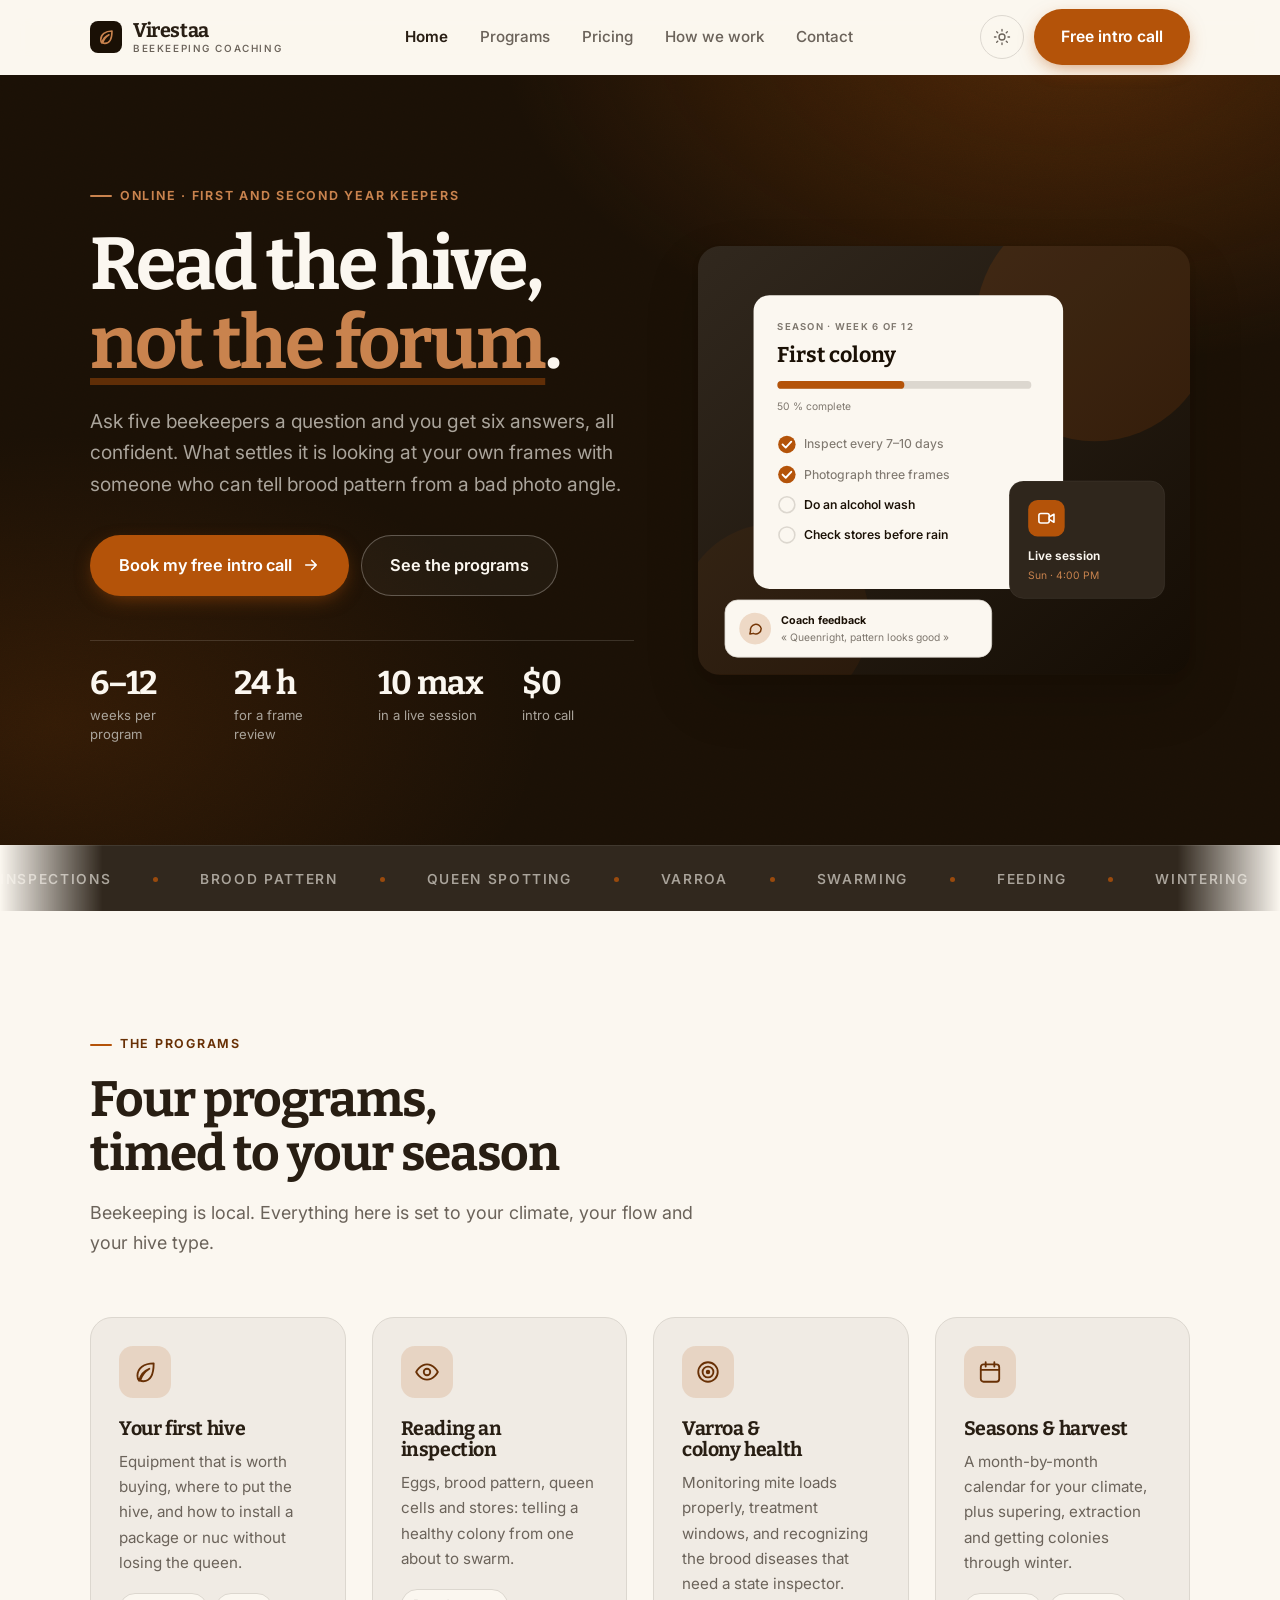
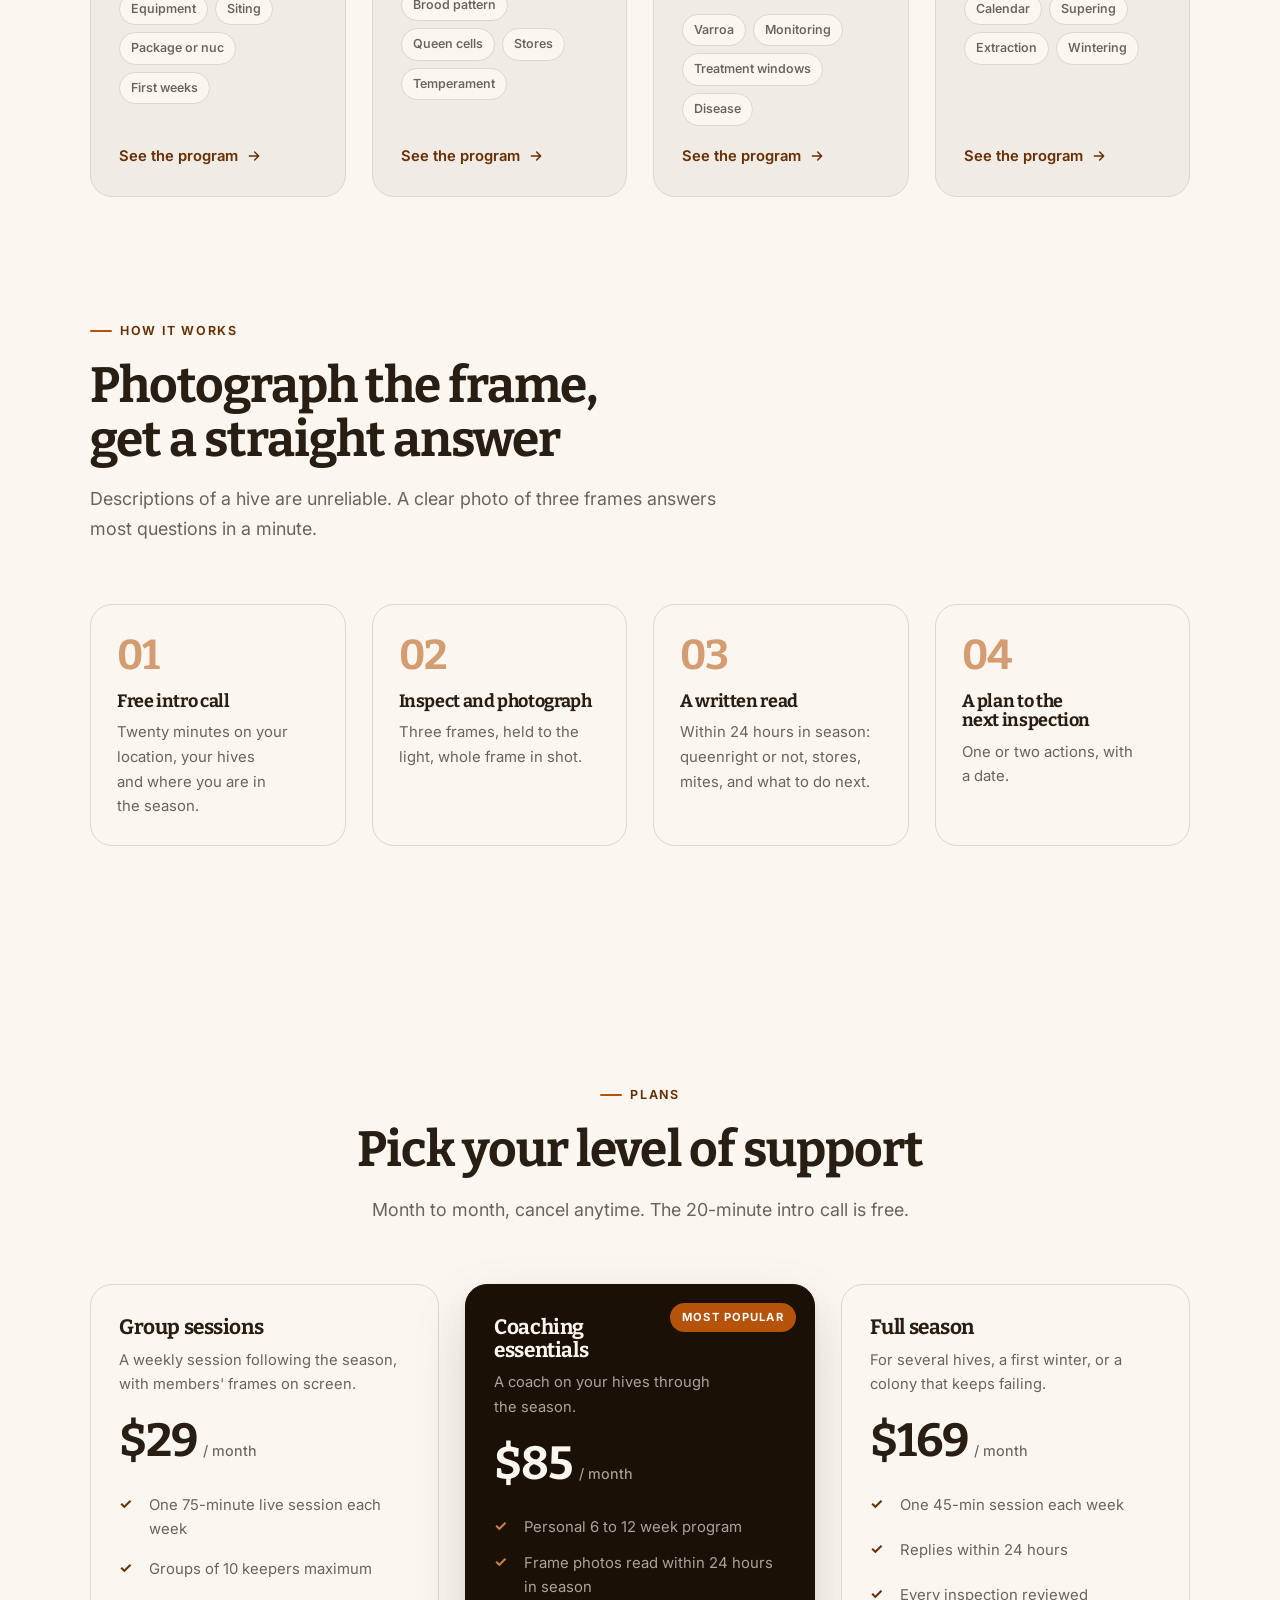
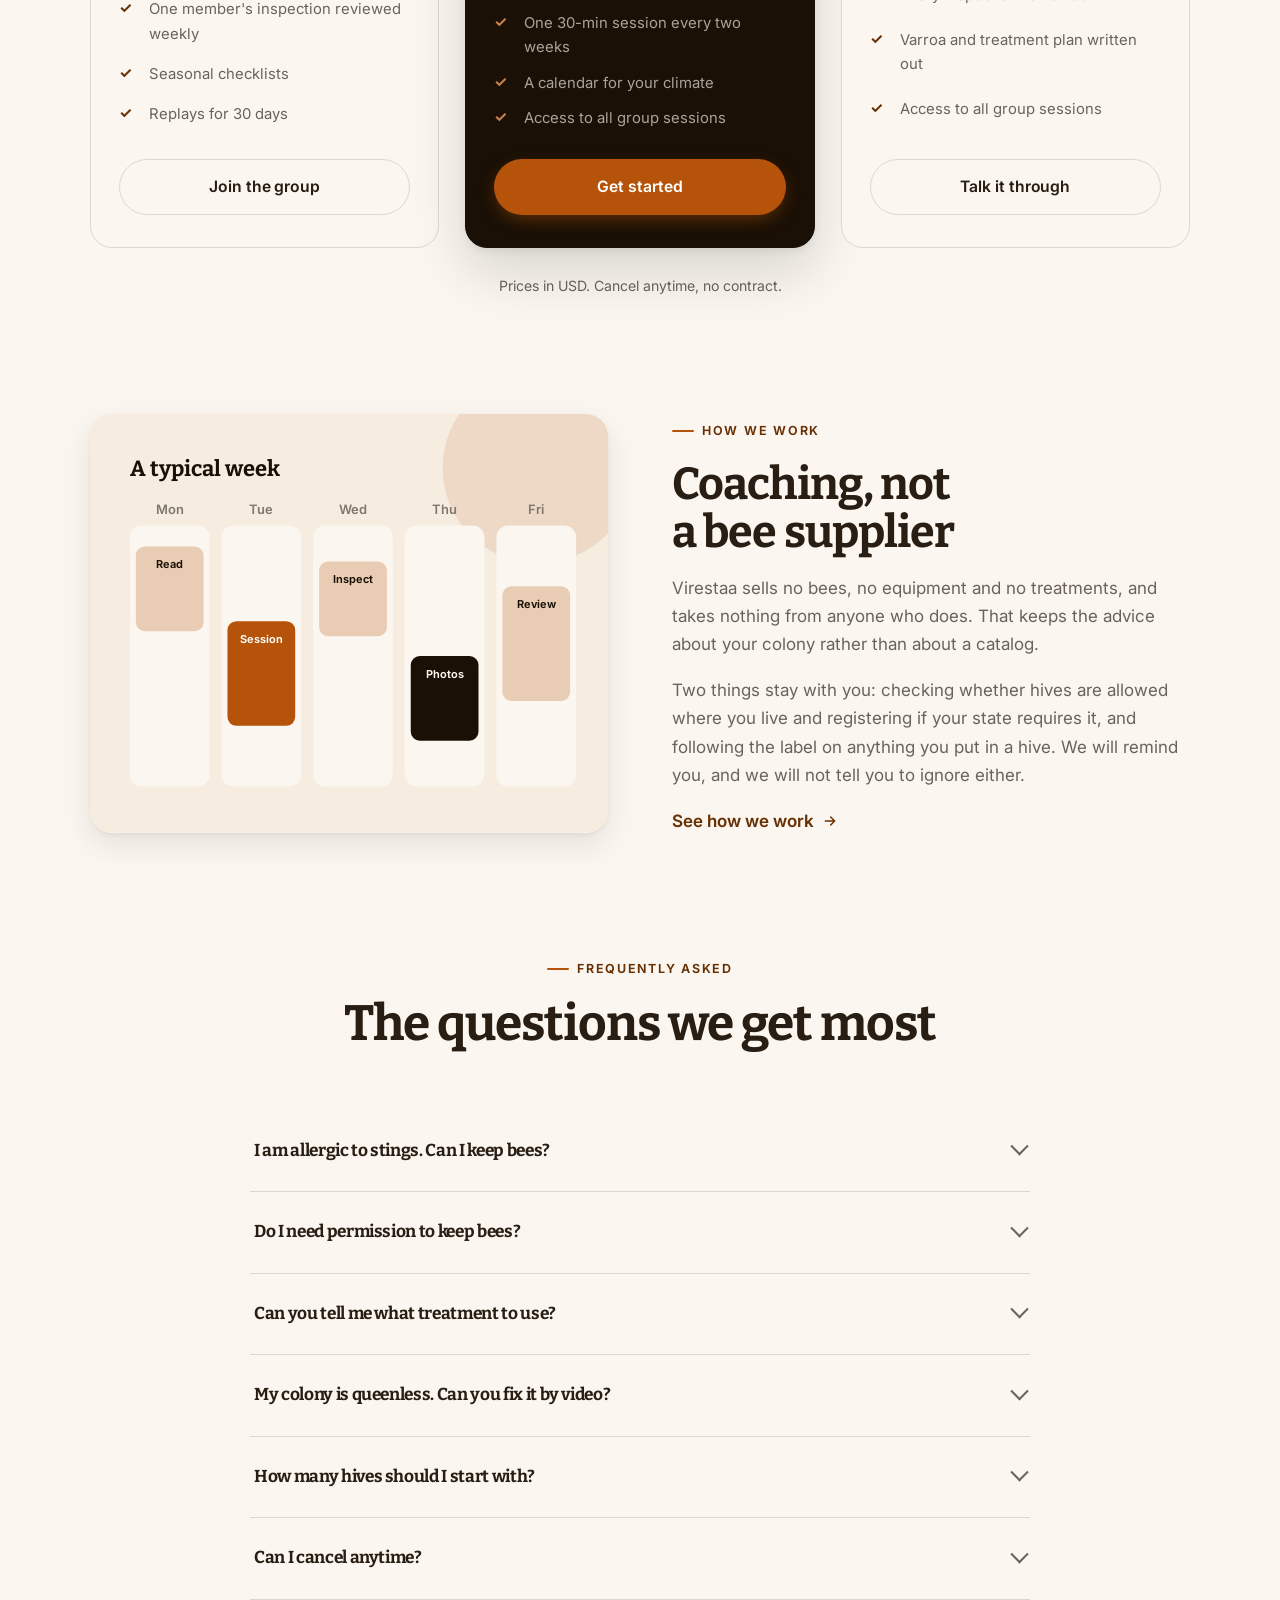
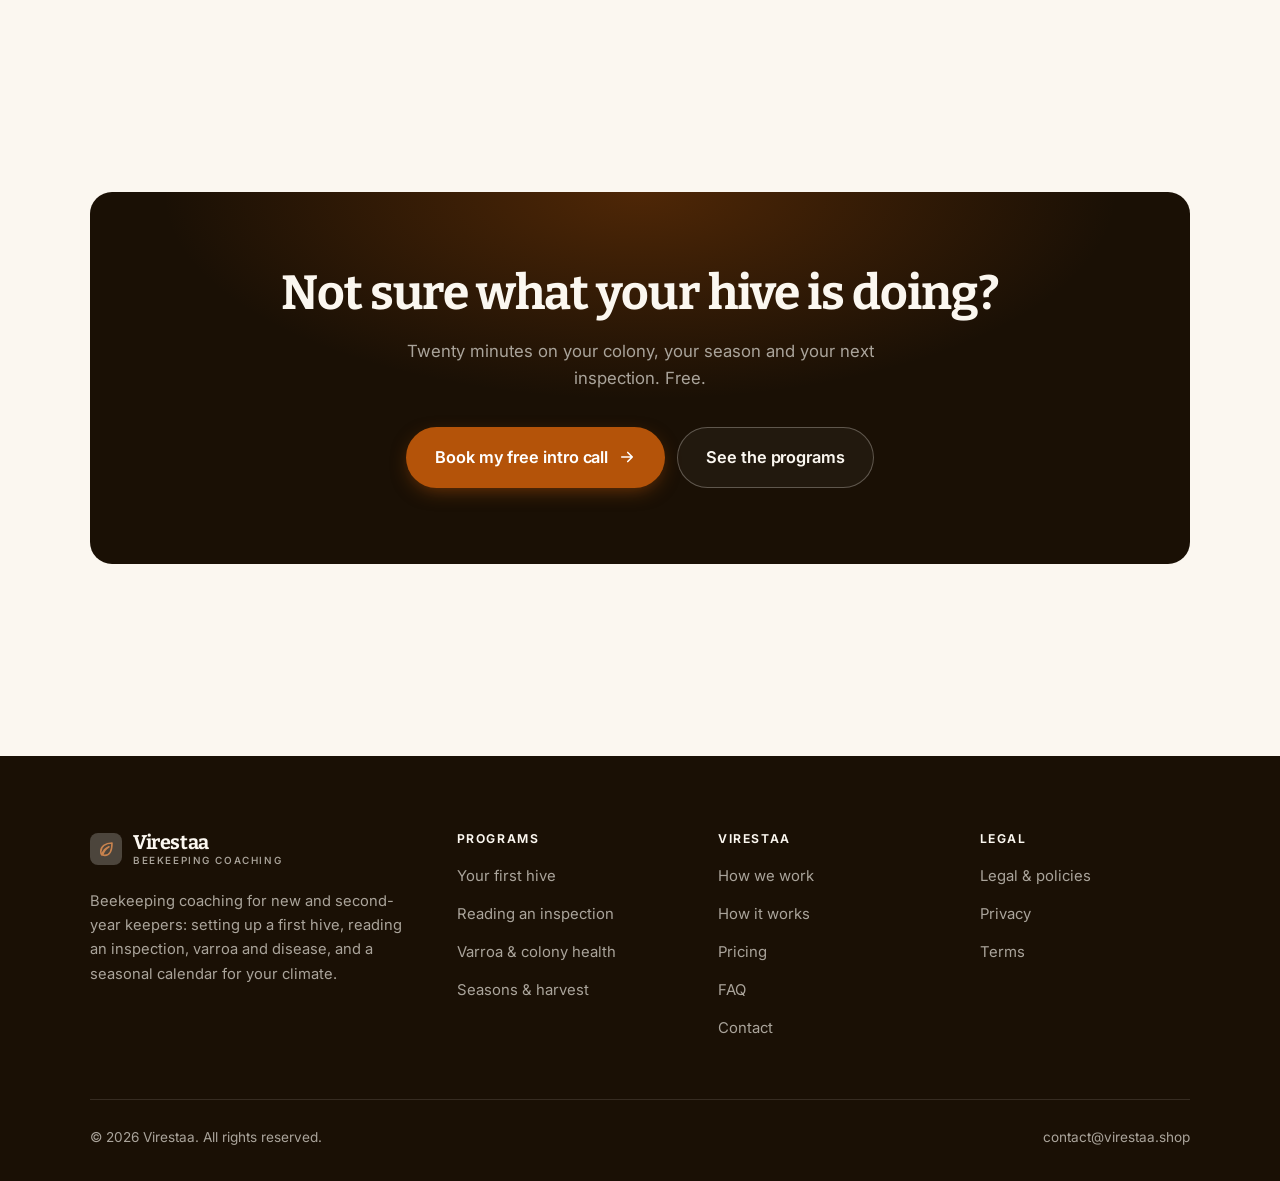
<file: index.html>
<!DOCTYPE html>
<html lang="en" class="no-js">
<head>
<meta charset="utf-8">
<meta name="viewport" content="width=device-width, initial-scale=1">
<title>Virestaa — Beekeeping coaching: read the hive, not the forum</title>
<meta name="description" content="Online beekeeping coaching: first hive setup, inspections, varroa and disease, seasonal management and honey harvest. Photo and video review of your frames.">
<link rel="canonical" href="https://virestaa.shop/">

<meta property="og:type" content="website">
<meta property="og:url" content="https://virestaa.shop/">
<meta property="og:site_name" content="Virestaa">
<meta property="og:locale" content="en_US">
<meta property="og:title" content="Virestaa — Beekeeping coaching: read the hive, not the forum">
<meta property="og:description" content="Online beekeeping coaching: first hive setup, inspections, varroa and disease, seasonal management and honey harvest. Photo and video review of your frames.">
<meta name="theme-color" content="#1a1005">

<link rel="icon" href="assets/img/favicon.svg" type="image/svg+xml">
<link rel="preconnect" href="https://fonts.googleapis.com">
<link rel="preconnect" href="https://fonts.gstatic.com" crossorigin>
<link rel="stylesheet" href="https://fonts.googleapis.com/css2?family=Bitter:wght@400..700&family=Inter:wght@400..700&display=swap">
<link rel="stylesheet" href="assets/css/style.css">

<!-- Thème appliqué avant le premier rendu (évite le flash) -->
<script>
document.documentElement.classList.remove('no-js');
(function(){try{var t=localStorage.getItem('site-theme');if(t){document.documentElement.setAttribute('data-theme',t);}}catch(e){}})();
</script>
<script type="application/ld+json">
{
  "@context": "https://schema.org",
  "@type": "Organization",
  "name": "Virestaa",
  "url": "https://virestaa.shop/",
  "email": "contact@virestaa.shop",
  "description": "Online beekeeping coaching: first hive setup, inspections, varroa and disease, seasonal management and honey harvest. Photo and video review of your frames.",
  "areaServed": "US",
  "knowsLanguage": "en"
}
</script>
</head>

<body>
<a class="skip-link" href="#main">Skip to main content</a>

<header class="site-header">
  <nav class="wrap nav" aria-label="Main navigation">
    <a class="brand" href="index.html">
      <svg class="brand__mark" viewBox="0 0 64 64" aria-hidden="true">
        <rect class="bm-bg" width="64" height="64" rx="16"/>
        <g class="bm-ic" transform="translate(14 14) scale(1.5)" fill="none" stroke-width="2.1" stroke-linecap="round" stroke-linejoin="round"><path d="M20 4c-9 0-15 4.5-15 11.5 0 2 .6 3.4 1.5 4.5C8 14 12 10.5 16 9c-4 2.5-7 6-8.5 11 1 .4 2 .5 3 .5C17 20.5 20 14 20 4z"/></g>
      </svg>
      <span>Virestaa<span class="brand__sub">Beekeeping coaching</span></span>
    </a>

    <ul class="nav__links" id="nav-links">
      <li><a href="index.html" aria-current="page">Home</a></li>
      <li><a href="programs.html">Programs</a></li>
      <li><a href="index.html#pricing">Pricing</a></li>
      <li><a href="about.html">How we work</a></li>
      <li><a href="contact.html">Contact</a></li>
      <li><a class="btn btn--primary" href="contact.html">Free intro call</a></li>
    </ul>

    <div class="nav__cta">
      <button class="theme-toggle" type="button" aria-label="Switch to dark theme">
        <svg class="icon-sun" viewBox="0 0 24 24" fill="none" stroke="currentColor" stroke-width="1.8" stroke-linecap="round" aria-hidden="true"><circle cx="12" cy="12" r="4"/><path d="M12 2v2m0 16v2M2 12h2m16 0h2M4.9 4.9l1.4 1.4m11.4 11.4 1.4 1.4M19.1 4.9l-1.4 1.4M6.3 17.7l-1.4 1.4"/></svg>
        <svg class="icon-moon" viewBox="0 0 24 24" fill="none" stroke="currentColor" stroke-width="1.8" stroke-linecap="round" stroke-linejoin="round" aria-hidden="true"><path d="M21 12.8A9 9 0 1 1 11.2 3a7 7 0 0 0 9.8 9.8z"/></svg>
      </button>
      <a class="btn btn--primary" href="contact.html">Free intro call</a>
      <button class="nav__toggle" type="button" aria-expanded="false" aria-controls="nav-links" aria-label="Open menu">
        <svg class="icon-open" viewBox="0 0 24 24" fill="none" stroke="currentColor" stroke-width="2" stroke-linecap="round" aria-hidden="true"><path d="M3 6h18M3 12h18M3 18h18"/></svg>
        <svg class="icon-close" viewBox="0 0 24 24" fill="none" stroke="currentColor" stroke-width="2" stroke-linecap="round" aria-hidden="true"><path d="M6 6l12 12M18 6L6 18"/></svg>
      </button>
    </div>
  </nav>
</header>

<main id="main">

<section class="hero">
  <div class="wrap hero__inner">
    <div>
      <span class="eyebrow hero__eyebrow">Online · First and second year keepers</span>
      <h1>Read the hive,<br> <em>not the forum</em>.</h1>
      <p class="hero__lede">Ask five beekeepers a question and you get six answers, all confident. What settles it is looking at your own frames with someone who can tell brood pattern from a bad photo angle.</p>

      <div class="hero__actions">
        <a class="btn btn--primary btn--lg" href="contact.html">Book my free intro call <svg viewBox="0 0 24 24" fill="none" stroke="currentColor" stroke-width="2.2" stroke-linecap="round" stroke-linejoin="round" aria-hidden="true"><path d="M5 12h14M13 6l6 6-6 6"/></svg></a>
        <a class="btn btn--on-dark btn--lg" href="programs.html">See the programs</a>
      </div>

      <ul class="hero__proof">
        <li><span class="stat__num">6–12</span><span class="stat__label">weeks per program</span></li>
        <li><span class="stat__num">24 h</span><span class="stat__label">for a frame review</span></li>
        <li><span class="stat__num">10 max</span><span class="stat__label">in a live session</span></li>
        <li><span class="stat__num">$0</span><span class="stat__label">intro call</span></li>
      </ul>
    </div>

    <div class="hero__art">
      <svg viewBox="0 0 620 540" role="img" aria-label="A beekeeping program in week 6 of 12, showing this week's tasks, the next live session and coach feedback.">
        <defs>
          <linearGradient id="hbg" x1="0" y1="0" x2="1" y2="1">
            <stop offset="0" stop-color="#31281e"/><stop offset="1" stop-color="#150d04"/>
          </linearGradient>
        </defs>
        <rect width="620" height="540" rx="22" fill="url(#hbg)"/>
        <circle cx="500" cy="96" r="150" fill="#b45309" opacity=".16"/>
        <circle cx="96" cy="470" r="120" fill="#b45309" opacity=".08"/>

        <g style="font-family: var(--font-body)">
          <!-- Carte programme -->
          <rect x="70" y="62" width="390" height="370" rx="20" fill="#fbf7f0"/>
          <text x="100" y="106" font-size="12" font-weight="650" letter-spacing="1.6" fill="#7f786f">SEASON · WEEK 6 OF 12</text>
          <text x="100" y="146" font-size="27" font-weight="700" fill="#1a1005" style="font-family: var(--font-display)">First colony</text>
          <rect x="100" y="170" width="320" height="10" rx="5" fill="#dcd7cf"/>
          <rect x="100" y="170" width="160" height="10" rx="5" fill="#b45309"/>
          <text x="100" y="206" font-size="13" fill="#7f786f">50 % complete</text>
          <circle cx="112" cy="250" r="11" fill="#b45309"/><path d="M106.5 250l4 4 7-7.5" fill="none" stroke="#ffffff" stroke-width="2.4" stroke-linecap="round" stroke-linejoin="round"/><text x="134" y="255" font-size="15.5" fill="#7f786f" font-weight="450">Inspect every 7–10 days</text>
          <circle cx="112" cy="288" r="11" fill="#b45309"/><path d="M106.5 288l4 4 7-7.5" fill="none" stroke="#ffffff" stroke-width="2.4" stroke-linecap="round" stroke-linejoin="round"/><text x="134" y="293" font-size="15.5" fill="#7f786f" font-weight="450">Photograph three frames</text>
          <circle cx="112" cy="326" r="10" fill="none" stroke="#dcd7cf" stroke-width="2"/><text x="134" y="331" font-size="15.5" fill="#1a1005" font-weight="560">Do an alcohol wash</text>
          <circle cx="112" cy="364" r="10" fill="none" stroke="#dcd7cf" stroke-width="2"/><text x="134" y="369" font-size="15.5" fill="#1a1005" font-weight="560">Check stores before rain</text>

          <!-- Carte séance -->
          <rect x="392" y="296" width="196" height="148" rx="18" fill="#2f261c" stroke="#ffffff" stroke-opacity=".08"/>
          <rect x="416" y="320" width="46" height="46" rx="12" fill="#b45309"/>
          <g transform="translate(427 331)" fill="none" stroke="#ffffff" color="#ffffff" stroke-width="2" stroke-linecap="round" stroke-linejoin="round"><rect x="2.5" y="6" width="13" height="12" rx="2.5"/><path d="M15.5 10.5 21.5 7v10l-6-3.5z"/></g>
          <text x="416" y="396" font-size="15" font-weight="650" fill="#fbf7f0">Live session</text>
          <text x="416" y="420" font-size="13" fill="#c9834e">Sun · 4:00 PM</text>

          <!-- Retour du coach -->
          <rect x="34" y="446" width="336" height="72" rx="16" fill="#fbf7f0" stroke="#dcd7cf"/>
          <circle cx="72" cy="482" r="20" fill="#eed9c6"/>
          <g transform="translate(62 472) scale(.84)" fill="none" stroke="#753606" stroke-width="2.2" stroke-linecap="round" stroke-linejoin="round"><path d="M21 12a8 8 0 0 1-11.6 7.1L4 20l1-4.6A8 8 0 1 1 21 12z"/></g>
          <text x="104" y="476" font-size="13.5" font-weight="700" fill="#1a1005">Coach feedback</text>
          <text x="104" y="498" font-size="13" fill="#7f786f">« Queenright, pattern looks good »</text>
        </g>
      </svg>
    </div>
  </div>
</section>

<div class="marquee" aria-hidden="true">
  <div class="marquee__track"><span>Inspections</span><span>Brood pattern</span><span>Queen spotting</span><span>Varroa</span><span>Swarming</span><span>Feeding</span><span>Wintering</span><span>Supers</span><span>Extraction</span><span>Local rules</span><span>Inspections</span><span>Brood pattern</span><span>Queen spotting</span><span>Varroa</span><span>Swarming</span><span>Feeding</span><span>Wintering</span><span>Supers</span><span>Extraction</span><span>Local rules</span></div>
</div>

<section class="section wrap" id="programs">
  <div class="section-head reveal">
    <span class="eyebrow">The programs</span>
    <h2>Four programs, timed to your season</h2>
    <p>Beekeeping is local. Everything here is set to your climate, your flow and your hive type.</p>
  </div>
  <div class="grid grid--4 reveal-group">
    <a class="card" href="programs.html#start">
      <div class="card__icon"><svg viewBox="0 0 24 24" fill="none" stroke="currentColor" stroke-width="1.7" stroke-linecap="round" stroke-linejoin="round" aria-hidden="true"><path d="M20 4c-9 0-15 4.5-15 11.5 0 2 .6 3.4 1.5 4.5C8 14 12 10.5 16 9c-4 2.5-7 6-8.5 11 1 .4 2 .5 3 .5C17 20.5 20 14 20 4z"/></svg></div>
      <h3>Your first hive</h3>
      <p>Equipment that is worth buying, where to put the hive, and how to install a package or nuc without losing the queen.</p>
      <ul class="tags"><li>Equipment</li><li>Siting</li><li>Package or nuc</li><li>First weeks</li></ul>
      <span class="arrow-link">See the program <svg viewBox="0 0 24 24" fill="none" stroke="currentColor" stroke-width="2.2" stroke-linecap="round" stroke-linejoin="round" aria-hidden="true"><path d="M5 12h14M13 6l6 6-6 6"/></svg></span>
    </a>
    <a class="card" href="programs.html#inspect">
      <div class="card__icon"><svg viewBox="0 0 24 24" fill="none" stroke="currentColor" stroke-width="1.7" stroke-linecap="round" stroke-linejoin="round" aria-hidden="true"><path d="M2 12s3.6-7 10-7 10 7 10 7-3.6 7-10 7S2 12 2 12z"/><circle cx="12" cy="12" r="3"/></svg></div>
      <h3>Reading an inspection</h3>
      <p>Eggs, brood pattern, queen cells and stores: telling a healthy colony from one about to swarm.</p>
      <ul class="tags"><li>Brood pattern</li><li>Queen cells</li><li>Stores</li><li>Temperament</li></ul>
      <span class="arrow-link">See the program <svg viewBox="0 0 24 24" fill="none" stroke="currentColor" stroke-width="2.2" stroke-linecap="round" stroke-linejoin="round" aria-hidden="true"><path d="M5 12h14M13 6l6 6-6 6"/></svg></span>
    </a>
    <a class="card" href="programs.html#health">
      <div class="card__icon"><svg viewBox="0 0 24 24" fill="none" stroke="currentColor" stroke-width="1.7" stroke-linecap="round" stroke-linejoin="round" aria-hidden="true"><circle cx="12" cy="12" r="9"/><circle cx="12" cy="12" r="5"/><circle cx="12" cy="12" r="1.2" fill="currentColor"/></svg></div>
      <h3>Varroa &amp; colony health</h3>
      <p>Monitoring mite loads properly, treatment windows, and recognizing the brood diseases that need a state inspector.</p>
      <ul class="tags"><li>Varroa</li><li>Monitoring</li><li>Treatment windows</li><li>Disease</li></ul>
      <span class="arrow-link">See the program <svg viewBox="0 0 24 24" fill="none" stroke="currentColor" stroke-width="2.2" stroke-linecap="round" stroke-linejoin="round" aria-hidden="true"><path d="M5 12h14M13 6l6 6-6 6"/></svg></span>
    </a>
    <a class="card" href="programs.html#season">
      <div class="card__icon"><svg viewBox="0 0 24 24" fill="none" stroke="currentColor" stroke-width="1.7" stroke-linecap="round" stroke-linejoin="round" aria-hidden="true"><rect x="3.5" y="5" width="17" height="16" rx="2.5"/><path d="M8 3v4M16 3v4M3.5 10h17"/></svg></div>
      <h3>Seasons &amp; harvest</h3>
      <p>A month-by-month calendar for your climate, plus supering, extraction and getting colonies through winter.</p>
      <ul class="tags"><li>Calendar</li><li>Supering</li><li>Extraction</li><li>Wintering</li></ul>
      <span class="arrow-link">See the program <svg viewBox="0 0 24 24" fill="none" stroke="currentColor" stroke-width="2.2" stroke-linecap="round" stroke-linejoin="round" aria-hidden="true"><path d="M5 12h14M13 6l6 6-6 6"/></svg></span>
    </a>
  </div>
</section>

<section class="section section--flush wrap" id="how-it-works">
  <div class="section-head reveal">
    <span class="eyebrow">How it works</span>
    <h2>Photograph the frame, get a straight answer</h2>
    <p>Descriptions of a hive are unreliable. A clear photo of three frames answers most questions in a minute.</p>
  </div>
  <div class="grid grid--4 steps reveal-group">
    <article class="step">
      <h3>Free intro call</h3>
      <p>Twenty minutes on your location, your hives and where you are in the season.</p>
    </article>
    <article class="step">
      <h3>Inspect and photograph</h3>
      <p>Three frames, held to the light, whole frame in shot.</p>
    </article>
    <article class="step">
      <h3>A written read</h3>
      <p>Within 24 hours in season: queenright or not, stores, mites, and what to do next.</p>
    </article>
    <article class="step">
      <h3>A plan to the next inspection</h3>
      <p>One or two actions, with a date.</p>
    </article>
  </div>
</section>

<section class="section wrap" id="pricing">
  <div class="section-head section-head--center reveal">
    <span class="eyebrow">Plans</span>
    <h2>Pick your level of support</h2>
    <p>Month to month, cancel anytime. The 20-minute intro call is free.</p>
  </div>
  <div class="grid grid--3 plans reveal-group">
    <article class="plan">
      
      <h3>Group sessions</h3>
      <p class="plan__desc">A weekly session following the season, with members' frames on screen.</p>
      <p class="plan__price">$29<span class="plan__period">/ month</span></p>
      <ul class="plan__features">
        <li>One 75-minute live session each week</li>
        <li>Groups of 10 keepers maximum</li>
        <li>One member's inspection reviewed weekly</li>
        <li>Seasonal checklists</li>
        <li>Replays for 30 days</li>
      </ul>
      <a class="btn btn--ghost btn--block" href="contact.html">Join the group</a>
    </article>
    <article class="plan plan--featured">
      <span class="plan__tag">Most popular</span>
      <h3>Coaching essentials</h3>
      <p class="plan__desc">A coach on your hives through the season.</p>
      <p class="plan__price">$85<span class="plan__period">/ month</span></p>
      <ul class="plan__features">
        <li>Personal 6 to 12 week program</li>
        <li>Frame photos read within 24 hours in season</li>
        <li>One 30-min session every two weeks</li>
        <li>A calendar for your climate</li>
        <li>Access to all group sessions</li>
      </ul>
      <a class="btn btn--primary btn--block" href="contact.html">Get started</a>
    </article>
    <article class="plan">
      
      <h3>Full season</h3>
      <p class="plan__desc">For several hives, a first winter, or a colony that keeps failing.</p>
      <p class="plan__price">$169<span class="plan__period">/ month</span></p>
      <ul class="plan__features">
        <li>One 45-min session each week</li>
        <li>Replies within 24 hours</li>
        <li>Every inspection reviewed</li>
        <li>Varroa and treatment plan written out</li>
        <li>Access to all group sessions</li>
      </ul>
      <a class="btn btn--ghost btn--block" href="contact.html">Talk it through</a>
    </article>
  </div>
  <p class="plans-note">Prices in USD. Cancel anytime, no contract.</p>
</section>

<section class="section section--flush wrap">
  <div class="split reveal">
    <div class="split__art">
      <svg viewBox="0 0 520 420" role="img" aria-label="Example of a typical week: Read, Session, Inspect, Photos, Review.">
        <rect width="520" height="420" rx="20" fill="#f6ece0"/>
        <circle cx="450" cy="54" r="96" fill="#b45309" opacity=".12"/>
        <g style="font-family: var(--font-body)">
        <text x="40" y="62" font-size="22" font-weight="700" fill="#1a1005" style="font-family: var(--font-display)">A typical week</text>
        <text x="80" y="100" text-anchor="middle" font-size="13" font-weight="600" fill="#7f786f">Mon</text>
        <rect x="40" y="112" width="80" height="262" rx="12" fill="#fbf7f0"/>
        <rect x="46" y="133" width="68" height="85" rx="9" fill="#e9ccb4"/>
        <text x="80" y="155" text-anchor="middle" font-size="11" font-weight="650" fill="#1a1005">Read</text>
        <text x="172" y="100" text-anchor="middle" font-size="13" font-weight="600" fill="#7f786f">Tue</text>
        <rect x="132" y="112" width="80" height="262" rx="12" fill="#fbf7f0"/>
        <rect x="138" y="208" width="68" height="105" rx="9" fill="#b45309"/>
        <text x="172" y="230" text-anchor="middle" font-size="11" font-weight="650" fill="#ffffff">Session</text>
        <text x="264" y="100" text-anchor="middle" font-size="13" font-weight="600" fill="#7f786f">Wed</text>
        <rect x="224" y="112" width="80" height="262" rx="12" fill="#fbf7f0"/>
        <rect x="230" y="148" width="68" height="75" rx="9" fill="#e9ccb4"/>
        <text x="264" y="170" text-anchor="middle" font-size="11" font-weight="650" fill="#1a1005">Inspect</text>
        <text x="356" y="100" text-anchor="middle" font-size="13" font-weight="600" fill="#7f786f">Thu</text>
        <rect x="316" y="112" width="80" height="262" rx="12" fill="#fbf7f0"/>
        <rect x="322" y="243" width="68" height="85" rx="9" fill="#1a1005"/>
        <text x="356" y="265" text-anchor="middle" font-size="11" font-weight="650" fill="#fbf7f0">Photos</text>
        <text x="448" y="100" text-anchor="middle" font-size="13" font-weight="600" fill="#7f786f">Fri</text>
        <rect x="408" y="112" width="80" height="262" rx="12" fill="#fbf7f0"/>
        <rect x="414" y="173" width="68" height="115" rx="9" fill="#e9ccb4"/>
        <text x="448" y="195" text-anchor="middle" font-size="11" font-weight="650" fill="#1a1005">Review</text>
        </g>
      </svg>
    </div>
    <div>
      <span class="eyebrow">How we work</span>
      <h2>Coaching, not a bee supplier</h2>
      <p>Virestaa sells no bees, no equipment and no treatments, and takes nothing from anyone who does. That keeps the advice about your colony rather than about a catalog.</p>
      <p>Two things stay with you: checking whether hives are allowed where you live and registering if your state requires it, and following the label on anything you put in a hive. We will remind you, and we will not tell you to ignore either.</p>
      <p><a class="arrow-link" href="about.html">See how we work <svg viewBox="0 0 24 24" fill="none" stroke="currentColor" stroke-width="2.2" stroke-linecap="round" stroke-linejoin="round" aria-hidden="true"><path d="M5 12h14M13 6l6 6-6 6"/></svg></a></p>
    </div>
  </div>
</section>

<section class="section section--flush wrap" id="faq">
  <div class="section-head section-head--center reveal">
    <span class="eyebrow">Frequently asked</span>
    <h2>The questions we get most</h2>
  </div>
  <div class="faq reveal">
    <details>
      <summary>I am allergic to stings. Can I keep bees?</summary>
      <p>Talk to your doctor first, seriously. Beekeepers get stung. If you have had a systemic reaction, that is a medical conversation before it is a beekeeping one.</p>
    </details>
    <details>
      <summary>Do I need permission to keep bees?</summary>
      <p>Often yes. Cities, HOAs and states vary, and some require registration. Check before you order bees — we cover how to find the rules, but the responsibility is yours.</p>
    </details>
    <details>
      <summary>Can you tell me what treatment to use?</summary>
      <p>We can explain monitoring, timing and how to read a label. We are not veterinarians, and some products in the US require a veterinary prescription.</p>
    </details>
    <details>
      <summary>My colony is queenless. Can you fix it by video?</summary>
      <p>We can help you confirm it and choose between a queen, a frame of eggs or combining. Fast answers matter here, which is why reviews are 24 hours in season.</p>
    </details>
    <details>
      <summary>How many hives should I start with?</summary>
      <p>Two, if you can. A second colony gives you a comparison and a source of resources when one struggles.</p>
    </details>
    <details>
      <summary>Can I cancel anytime?</summary>
      <p>Yes. No contract, no minimum term. Access stays open until the end of the month you already paid for.</p>
    </details>
  </div>
</section>

<section class="wrap section--tight">
  <div class="cta-band reveal">
    <h2>Not sure what your hive is doing?</h2>
    <p>Twenty minutes on your colony, your season and your next inspection. Free.</p>
    <div class="hero__actions">
      <a class="btn btn--primary btn--lg" href="contact.html">Book my free intro call <svg viewBox="0 0 24 24" fill="none" stroke="currentColor" stroke-width="2.2" stroke-linecap="round" stroke-linejoin="round" aria-hidden="true"><path d="M5 12h14M13 6l6 6-6 6"/></svg></a>
      <a class="btn btn--on-dark btn--lg" href="programs.html">See the programs</a>
    </div>
  </div>
</section>

</main>

<footer class="site-footer">
  <div class="wrap">
    <div class="footer__grid">
      <div class="footer__brand">
        <a class="brand" href="index.html">
          <svg class="brand__mark" viewBox="0 0 64 64" aria-hidden="true">
        <rect class="bm-bg" width="64" height="64" rx="16"/>
        <g class="bm-ic" transform="translate(14 14) scale(1.5)" fill="none" stroke-width="2.1" stroke-linecap="round" stroke-linejoin="round"><path d="M20 4c-9 0-15 4.5-15 11.5 0 2 .6 3.4 1.5 4.5C8 14 12 10.5 16 9c-4 2.5-7 6-8.5 11 1 .4 2 .5 3 .5C17 20.5 20 14 20 4z"/></g>
      </svg>
          <span>Virestaa<span class="brand__sub">Beekeeping coaching</span></span>
        </a>
        <p>Beekeeping coaching for new and second-year keepers: setting up a first hive, reading an inspection, varroa and disease, and a seasonal calendar for your climate.</p>
      </div>

      <div class="footer__col">
        <h4>Programs</h4>
        <ul>
          <li><a href="programs.html#start">Your first hive</a></li>
          <li><a href="programs.html#inspect">Reading an inspection</a></li>
          <li><a href="programs.html#health">Varroa &amp; colony health</a></li>
          <li><a href="programs.html#season">Seasons &amp; harvest</a></li>
        </ul>
      </div>

      <div class="footer__col">
        <h4>Virestaa</h4>
        <ul>
          <li><a href="about.html">How we work</a></li>
          <li><a href="index.html#how-it-works">How it works</a></li>
          <li><a href="index.html#pricing">Pricing</a></li>
          <li><a href="index.html#faq">FAQ</a></li>
          <li><a href="contact.html">Contact</a></li>
        </ul>
      </div>

      <div class="footer__col">
        <h4>Legal</h4>
        <ul>
          <li><a href="legal.html">Legal &amp; policies</a></li>
          <li><a href="legal.html#privacy">Privacy</a></li>
          <li><a href="legal.html#terms">Terms</a></li>
        </ul>
      </div>
    </div>

    <div class="footer__bottom">
      <p>© <span data-year>2026</span> Virestaa. All rights reserved.</p>
      <p><a href="mailto:contact@virestaa.shop">contact@virestaa.shop</a></p>
    </div>
  </div>
</footer>

<script src="assets/js/main.js" defer></script>
</body>
</html>
</file>
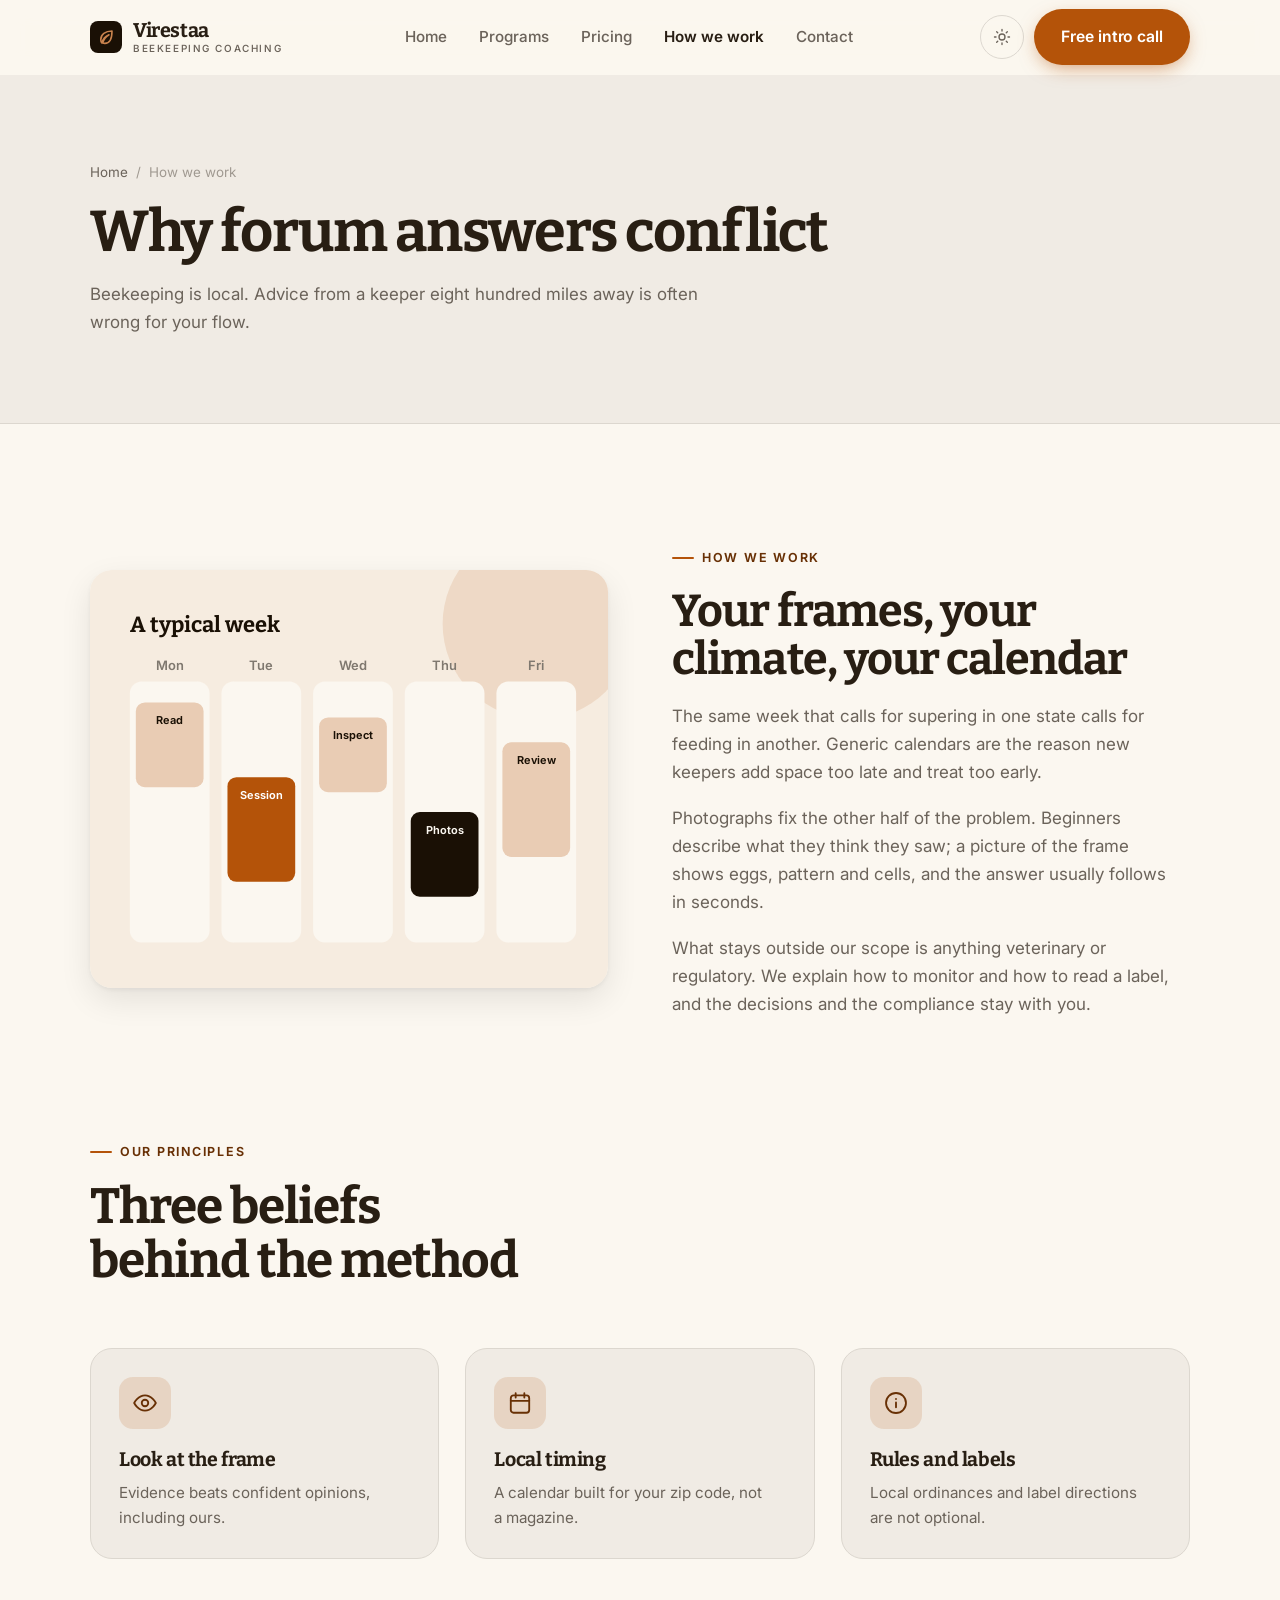
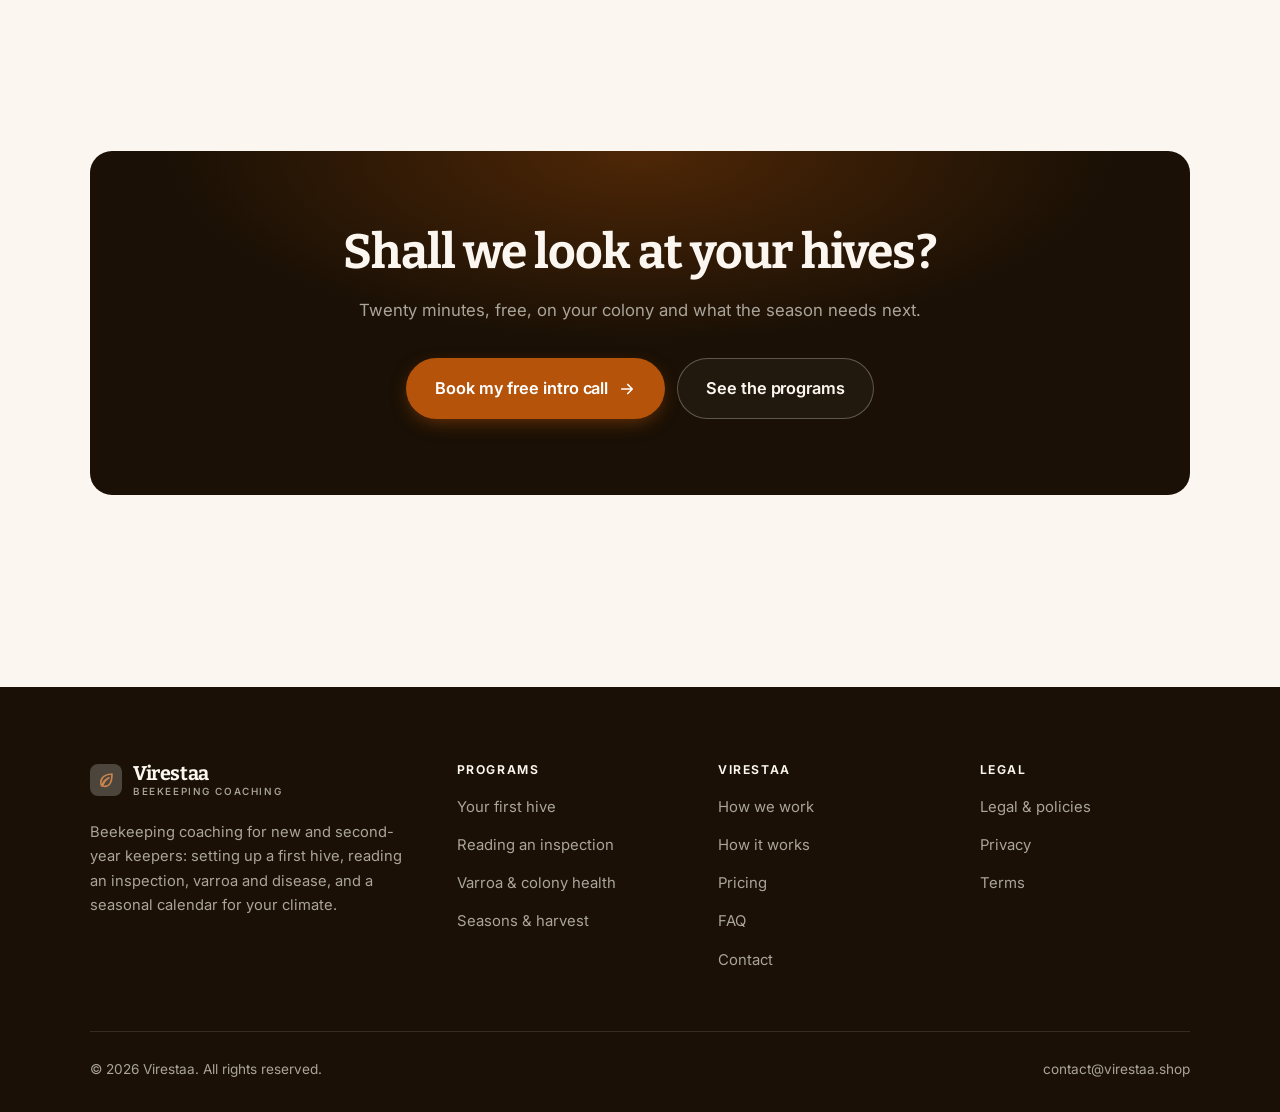
<file: about.html>
<!DOCTYPE html>
<html lang="en" class="no-js">
<head>
<meta charset="utf-8">
<meta name="viewport" content="width=device-width, initial-scale=1">
<title>How we work — Virestaa</title>
<meta name="description" content="Why beekeeping is learned frame by frame, and the limits of what Virestaa advises on.">
<link rel="canonical" href="https://virestaa.shop/about.html">

<meta property="og:type" content="website">
<meta property="og:url" content="https://virestaa.shop/about.html">
<meta property="og:site_name" content="Virestaa">
<meta property="og:locale" content="en_US">
<meta property="og:title" content="How we work — Virestaa">
<meta property="og:description" content="Why beekeeping is learned frame by frame, and the limits of what Virestaa advises on.">
<meta name="theme-color" content="#1a1005">

<link rel="icon" href="assets/img/favicon.svg" type="image/svg+xml">
<link rel="preconnect" href="https://fonts.googleapis.com">
<link rel="preconnect" href="https://fonts.gstatic.com" crossorigin>
<link rel="stylesheet" href="https://fonts.googleapis.com/css2?family=Bitter:wght@400..700&family=Inter:wght@400..700&display=swap">
<link rel="stylesheet" href="assets/css/style.css">

<!-- Thème appliqué avant le premier rendu (évite le flash) -->
<script>
document.documentElement.classList.remove('no-js');
(function(){try{var t=localStorage.getItem('site-theme');if(t){document.documentElement.setAttribute('data-theme',t);}}catch(e){}})();
</script>
</head>

<body>
<a class="skip-link" href="#main">Skip to main content</a>

<header class="site-header">
  <nav class="wrap nav" aria-label="Main navigation">
    <a class="brand" href="index.html">
      <svg class="brand__mark" viewBox="0 0 64 64" aria-hidden="true">
        <rect class="bm-bg" width="64" height="64" rx="16"/>
        <g class="bm-ic" transform="translate(14 14) scale(1.5)" fill="none" stroke-width="2.1" stroke-linecap="round" stroke-linejoin="round"><path d="M20 4c-9 0-15 4.5-15 11.5 0 2 .6 3.4 1.5 4.5C8 14 12 10.5 16 9c-4 2.5-7 6-8.5 11 1 .4 2 .5 3 .5C17 20.5 20 14 20 4z"/></g>
      </svg>
      <span>Virestaa<span class="brand__sub">Beekeeping coaching</span></span>
    </a>

    <ul class="nav__links" id="nav-links">
      <li><a href="index.html">Home</a></li>
      <li><a href="programs.html">Programs</a></li>
      <li><a href="index.html#pricing">Pricing</a></li>
      <li><a href="about.html" aria-current="page">How we work</a></li>
      <li><a href="contact.html">Contact</a></li>
      <li><a class="btn btn--primary" href="contact.html">Free intro call</a></li>
    </ul>

    <div class="nav__cta">
      <button class="theme-toggle" type="button" aria-label="Switch to dark theme">
        <svg class="icon-sun" viewBox="0 0 24 24" fill="none" stroke="currentColor" stroke-width="1.8" stroke-linecap="round" aria-hidden="true"><circle cx="12" cy="12" r="4"/><path d="M12 2v2m0 16v2M2 12h2m16 0h2M4.9 4.9l1.4 1.4m11.4 11.4 1.4 1.4M19.1 4.9l-1.4 1.4M6.3 17.7l-1.4 1.4"/></svg>
        <svg class="icon-moon" viewBox="0 0 24 24" fill="none" stroke="currentColor" stroke-width="1.8" stroke-linecap="round" stroke-linejoin="round" aria-hidden="true"><path d="M21 12.8A9 9 0 1 1 11.2 3a7 7 0 0 0 9.8 9.8z"/></svg>
      </button>
      <a class="btn btn--primary" href="contact.html">Free intro call</a>
      <button class="nav__toggle" type="button" aria-expanded="false" aria-controls="nav-links" aria-label="Open menu">
        <svg class="icon-open" viewBox="0 0 24 24" fill="none" stroke="currentColor" stroke-width="2" stroke-linecap="round" aria-hidden="true"><path d="M3 6h18M3 12h18M3 18h18"/></svg>
        <svg class="icon-close" viewBox="0 0 24 24" fill="none" stroke="currentColor" stroke-width="2" stroke-linecap="round" aria-hidden="true"><path d="M6 6l12 12M18 6L6 18"/></svg>
      </button>
    </div>
  </nav>
</header>

<main id="main">

<section class="page-head">
  <div class="wrap">
    <nav class="breadcrumb" aria-label="Breadcrumb">
      <a href="index.html">Home</a><span>/</span><span aria-current="page">How we work</span>
    </nav>
    <h1>Why forum answers conflict</h1>
    <p>Beekeeping is local. Advice from a keeper eight hundred miles away is often wrong for your flow.</p>
  </div>
</section>

<section class="section wrap">
  <div class="split reveal">
    <div class="split__art">
      <svg viewBox="0 0 520 420" role="img" aria-label="Example of a typical week: Read, Session, Inspect, Photos, Review.">
        <rect width="520" height="420" rx="20" fill="#f6ece0"/>
        <circle cx="450" cy="54" r="96" fill="#b45309" opacity=".12"/>
        <g style="font-family: var(--font-body)">
        <text x="40" y="62" font-size="22" font-weight="700" fill="#1a1005" style="font-family: var(--font-display)">A typical week</text>
        <text x="80" y="100" text-anchor="middle" font-size="13" font-weight="600" fill="#7f786f">Mon</text>
        <rect x="40" y="112" width="80" height="262" rx="12" fill="#fbf7f0"/>
        <rect x="46" y="133" width="68" height="85" rx="9" fill="#e9ccb4"/>
        <text x="80" y="155" text-anchor="middle" font-size="11" font-weight="650" fill="#1a1005">Read</text>
        <text x="172" y="100" text-anchor="middle" font-size="13" font-weight="600" fill="#7f786f">Tue</text>
        <rect x="132" y="112" width="80" height="262" rx="12" fill="#fbf7f0"/>
        <rect x="138" y="208" width="68" height="105" rx="9" fill="#b45309"/>
        <text x="172" y="230" text-anchor="middle" font-size="11" font-weight="650" fill="#ffffff">Session</text>
        <text x="264" y="100" text-anchor="middle" font-size="13" font-weight="600" fill="#7f786f">Wed</text>
        <rect x="224" y="112" width="80" height="262" rx="12" fill="#fbf7f0"/>
        <rect x="230" y="148" width="68" height="75" rx="9" fill="#e9ccb4"/>
        <text x="264" y="170" text-anchor="middle" font-size="11" font-weight="650" fill="#1a1005">Inspect</text>
        <text x="356" y="100" text-anchor="middle" font-size="13" font-weight="600" fill="#7f786f">Thu</text>
        <rect x="316" y="112" width="80" height="262" rx="12" fill="#fbf7f0"/>
        <rect x="322" y="243" width="68" height="85" rx="9" fill="#1a1005"/>
        <text x="356" y="265" text-anchor="middle" font-size="11" font-weight="650" fill="#fbf7f0">Photos</text>
        <text x="448" y="100" text-anchor="middle" font-size="13" font-weight="600" fill="#7f786f">Fri</text>
        <rect x="408" y="112" width="80" height="262" rx="12" fill="#fbf7f0"/>
        <rect x="414" y="173" width="68" height="115" rx="9" fill="#e9ccb4"/>
        <text x="448" y="195" text-anchor="middle" font-size="11" font-weight="650" fill="#1a1005">Review</text>
        </g>
      </svg>
    </div>
    <div>
      <span class="eyebrow">How we work</span>
      <h2>Your frames, your climate, your calendar</h2>
      <p>The same week that calls for supering in one state calls for feeding in another. Generic calendars are the reason new keepers add space too late and treat too early.</p>
      <p>Photographs fix the other half of the problem. Beginners describe what they think they saw; a picture of the frame shows eggs, pattern and cells, and the answer usually follows in seconds.</p>
      <p>What stays outside our scope is anything veterinary or regulatory. We explain how to monitor and how to read a label, and the decisions and the compliance stay with you.</p>
      <!--
        TO DO: add a short introduction of the coach (name, real background),
        with a photo if possible. Do not invent credentials — see README.md.
      -->
    </div>
  </div>
</section>

<section class="section section--flush wrap">
  <div class="section-head reveal">
    <span class="eyebrow">Our principles</span>
    <h2>Three beliefs behind the method</h2>
  </div>
  <div class="grid grid--3 reveal-group">
    <article class="card">
      <div class="card__icon"><svg viewBox="0 0 24 24" fill="none" stroke="currentColor" stroke-width="1.7" stroke-linecap="round" stroke-linejoin="round" aria-hidden="true"><path d="M2 12s3.6-7 10-7 10 7 10 7-3.6 7-10 7S2 12 2 12z"/><circle cx="12" cy="12" r="3"/></svg></div>
      <h3>Look at the frame</h3>
      <p>Evidence beats confident opinions, including ours.</p>
    </article>
    <article class="card">
      <div class="card__icon"><svg viewBox="0 0 24 24" fill="none" stroke="currentColor" stroke-width="1.7" stroke-linecap="round" stroke-linejoin="round" aria-hidden="true"><rect x="3.5" y="5" width="17" height="16" rx="2.5"/><path d="M8 3v4M16 3v4M3.5 10h17"/></svg></div>
      <h3>Local timing</h3>
      <p>A calendar built for your zip code, not a magazine.</p>
    </article>
    <article class="card">
      <div class="card__icon"><svg viewBox="0 0 24 24" fill="none" stroke="currentColor" stroke-width="1.7" stroke-linecap="round" stroke-linejoin="round" aria-hidden="true"><circle cx="12" cy="12" r="9.2"/><path d="M12 16v-4.5M12 8.2v.1"/></svg></div>
      <h3>Rules and labels</h3>
      <p>Local ordinances and label directions are not optional.</p>
    </article>
  </div>
</section>

<section class="wrap section--tight">
  <div class="cta-band reveal">
    <h2>Shall we look at your hives?</h2>
    <p>Twenty minutes, free, on your colony and what the season needs next.</p>
    <div class="hero__actions">
      <a class="btn btn--primary btn--lg" href="contact.html">Book my free intro call <svg viewBox="0 0 24 24" fill="none" stroke="currentColor" stroke-width="2.2" stroke-linecap="round" stroke-linejoin="round" aria-hidden="true"><path d="M5 12h14M13 6l6 6-6 6"/></svg></a>
      <a class="btn btn--on-dark btn--lg" href="programs.html">See the programs</a>
    </div>
  </div>
</section>

</main>

<footer class="site-footer">
  <div class="wrap">
    <div class="footer__grid">
      <div class="footer__brand">
        <a class="brand" href="index.html">
          <svg class="brand__mark" viewBox="0 0 64 64" aria-hidden="true">
        <rect class="bm-bg" width="64" height="64" rx="16"/>
        <g class="bm-ic" transform="translate(14 14) scale(1.5)" fill="none" stroke-width="2.1" stroke-linecap="round" stroke-linejoin="round"><path d="M20 4c-9 0-15 4.5-15 11.5 0 2 .6 3.4 1.5 4.5C8 14 12 10.5 16 9c-4 2.5-7 6-8.5 11 1 .4 2 .5 3 .5C17 20.5 20 14 20 4z"/></g>
      </svg>
          <span>Virestaa<span class="brand__sub">Beekeeping coaching</span></span>
        </a>
        <p>Beekeeping coaching for new and second-year keepers: setting up a first hive, reading an inspection, varroa and disease, and a seasonal calendar for your climate.</p>
      </div>

      <div class="footer__col">
        <h4>Programs</h4>
        <ul>
          <li><a href="programs.html#start">Your first hive</a></li>
          <li><a href="programs.html#inspect">Reading an inspection</a></li>
          <li><a href="programs.html#health">Varroa &amp; colony health</a></li>
          <li><a href="programs.html#season">Seasons &amp; harvest</a></li>
        </ul>
      </div>

      <div class="footer__col">
        <h4>Virestaa</h4>
        <ul>
          <li><a href="about.html">How we work</a></li>
          <li><a href="index.html#how-it-works">How it works</a></li>
          <li><a href="index.html#pricing">Pricing</a></li>
          <li><a href="index.html#faq">FAQ</a></li>
          <li><a href="contact.html">Contact</a></li>
        </ul>
      </div>

      <div class="footer__col">
        <h4>Legal</h4>
        <ul>
          <li><a href="legal.html">Legal &amp; policies</a></li>
          <li><a href="legal.html#privacy">Privacy</a></li>
          <li><a href="legal.html#terms">Terms</a></li>
        </ul>
      </div>
    </div>

    <div class="footer__bottom">
      <p>© <span data-year>2026</span> Virestaa. All rights reserved.</p>
      <p><a href="mailto:contact@virestaa.shop">contact@virestaa.shop</a></p>
    </div>
  </div>
</footer>

<script src="assets/js/main.js" defer></script>
</body>
</html>
</file>
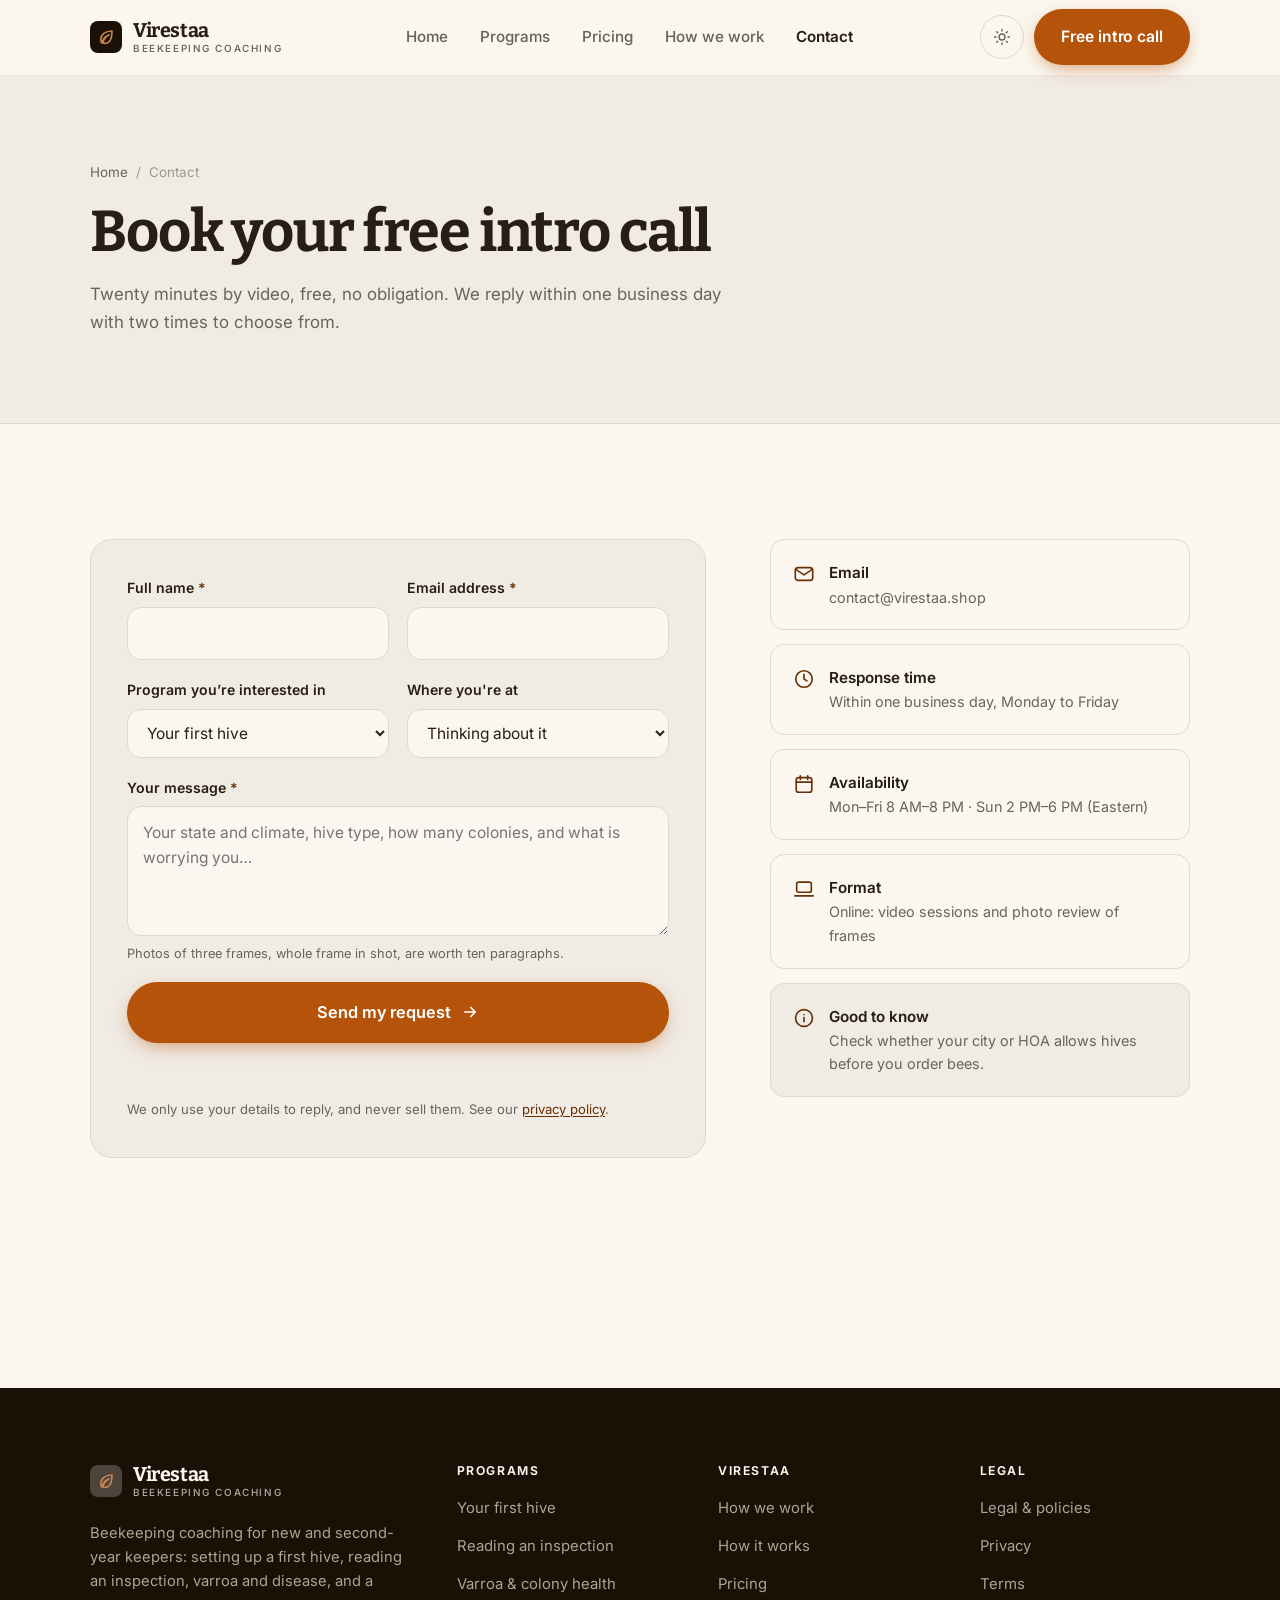
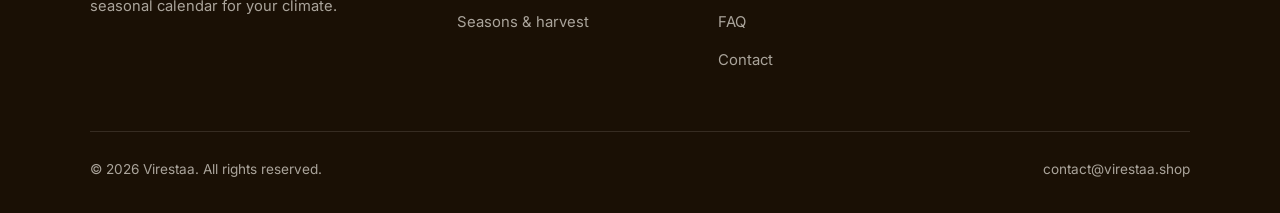
<file: contact.html>
<!DOCTYPE html>
<html lang="en" class="no-js">
<head>
<meta charset="utf-8">
<meta name="viewport" content="width=device-width, initial-scale=1">
<title>Contact — Virestaa</title>
<meta name="description" content="Book your free 20-minute intro call. We reply within one business day.">
<link rel="canonical" href="https://virestaa.shop/contact.html">

<meta property="og:type" content="website">
<meta property="og:url" content="https://virestaa.shop/contact.html">
<meta property="og:site_name" content="Virestaa">
<meta property="og:locale" content="en_US">
<meta property="og:title" content="Contact — Virestaa">
<meta property="og:description" content="Book your free 20-minute intro call. We reply within one business day.">
<meta name="theme-color" content="#1a1005">

<link rel="icon" href="assets/img/favicon.svg" type="image/svg+xml">
<link rel="preconnect" href="https://fonts.googleapis.com">
<link rel="preconnect" href="https://fonts.gstatic.com" crossorigin>
<link rel="stylesheet" href="https://fonts.googleapis.com/css2?family=Bitter:wght@400..700&family=Inter:wght@400..700&display=swap">
<link rel="stylesheet" href="assets/css/style.css">

<!-- Thème appliqué avant le premier rendu (évite le flash) -->
<script>
document.documentElement.classList.remove('no-js');
(function(){try{var t=localStorage.getItem('site-theme');if(t){document.documentElement.setAttribute('data-theme',t);}}catch(e){}})();
</script>
</head>

<body>
<a class="skip-link" href="#main">Skip to main content</a>

<header class="site-header">
  <nav class="wrap nav" aria-label="Main navigation">
    <a class="brand" href="index.html">
      <svg class="brand__mark" viewBox="0 0 64 64" aria-hidden="true">
        <rect class="bm-bg" width="64" height="64" rx="16"/>
        <g class="bm-ic" transform="translate(14 14) scale(1.5)" fill="none" stroke-width="2.1" stroke-linecap="round" stroke-linejoin="round"><path d="M20 4c-9 0-15 4.5-15 11.5 0 2 .6 3.4 1.5 4.5C8 14 12 10.5 16 9c-4 2.5-7 6-8.5 11 1 .4 2 .5 3 .5C17 20.5 20 14 20 4z"/></g>
      </svg>
      <span>Virestaa<span class="brand__sub">Beekeeping coaching</span></span>
    </a>

    <ul class="nav__links" id="nav-links">
      <li><a href="index.html">Home</a></li>
      <li><a href="programs.html">Programs</a></li>
      <li><a href="index.html#pricing">Pricing</a></li>
      <li><a href="about.html">How we work</a></li>
      <li><a href="contact.html" aria-current="page">Contact</a></li>
      <li><a class="btn btn--primary" href="contact.html">Free intro call</a></li>
    </ul>

    <div class="nav__cta">
      <button class="theme-toggle" type="button" aria-label="Switch to dark theme">
        <svg class="icon-sun" viewBox="0 0 24 24" fill="none" stroke="currentColor" stroke-width="1.8" stroke-linecap="round" aria-hidden="true"><circle cx="12" cy="12" r="4"/><path d="M12 2v2m0 16v2M2 12h2m16 0h2M4.9 4.9l1.4 1.4m11.4 11.4 1.4 1.4M19.1 4.9l-1.4 1.4M6.3 17.7l-1.4 1.4"/></svg>
        <svg class="icon-moon" viewBox="0 0 24 24" fill="none" stroke="currentColor" stroke-width="1.8" stroke-linecap="round" stroke-linejoin="round" aria-hidden="true"><path d="M21 12.8A9 9 0 1 1 11.2 3a7 7 0 0 0 9.8 9.8z"/></svg>
      </button>
      <a class="btn btn--primary" href="contact.html">Free intro call</a>
      <button class="nav__toggle" type="button" aria-expanded="false" aria-controls="nav-links" aria-label="Open menu">
        <svg class="icon-open" viewBox="0 0 24 24" fill="none" stroke="currentColor" stroke-width="2" stroke-linecap="round" aria-hidden="true"><path d="M3 6h18M3 12h18M3 18h18"/></svg>
        <svg class="icon-close" viewBox="0 0 24 24" fill="none" stroke="currentColor" stroke-width="2" stroke-linecap="round" aria-hidden="true"><path d="M6 6l12 12M18 6L6 18"/></svg>
      </button>
    </div>
  </nav>
</header>

<main id="main">

<section class="page-head">
  <div class="wrap">
    <nav class="breadcrumb" aria-label="Breadcrumb">
      <a href="index.html">Home</a><span>/</span><span aria-current="page">Contact</span>
    </nav>
    <h1>Book your free intro call</h1>
    <p>Twenty minutes by video, free, no obligation. We reply within one business day with two times to choose from.</p>
  </div>
</section>

<section class="section wrap">
  <div class="form-layout">

    <!--
      FORM: the action attribute holds a placeholder id. Create a free form at
      https://formspree.io and replace VOTRE_ID_FORMSPREE. Until then, the button
      opens the visitor's email app with a pre-filled message to contact@virestaa.shop.
    -->
    <form class="form" id="contact-form" action="https://formspree.io/f/VOTRE_ID_FORMSPREE" method="POST"
          data-email="contact@virestaa.shop" data-subject="Intro call request"
          data-msg-mail="Your email app will open with the message ready to send." data-msg-sending="Sending…"
          data-msg-ok="Thanks! Your message is on its way. We reply within one business day." data-msg-err="Sending failed. Please email us directly at">
      <div class="form__row">
        <div class="field">
          <label for="nom">Full name <span class="req" aria-hidden="true">*</span></label>
          <input type="text" id="nom" name="nom" autocomplete="name" required>
        </div>
        <div class="field">
          <label for="email">Email address <span class="req" aria-hidden="true">*</span></label>
          <input type="email" id="email" name="email" autocomplete="email" required>
        </div>
      </div>

      <div class="form__row">
        <div class="field">
          <label for="programme">Program you’re interested in</label>
          <select id="programme" name="programme">
            <option>Your first hive</option>
            <option>Reading an inspection</option>
            <option>Varroa &amp; colony health</option>
            <option>Seasons &amp; harvest</option>
            <option>Not sure yet</option>
          </select>
        </div>
        <div class="field">
          <label for="niveau">Where you're at</label>
          <select id="niveau" name="niveau">
            <option>Thinking about it</option>
            <option>Bees arriving this spring</option>
            <option>First season underway</option>
            <option>Second year, lost a colony</option>
          </select>
        </div>
      </div>

      <div class="field">
        <label for="message">Your message <span class="req" aria-hidden="true">*</span></label>
        <textarea id="message" name="message" required placeholder="Your state and climate, hive type, how many colonies, and what is worrying you…"></textarea>
        <span class="field__hint">Photos of three frames, whole frame in shot, are worth ten paragraphs.</span>
      </div>

      <!-- Bot trap: hidden from humans -->
      <div class="visually-hidden" aria-hidden="true">
        <label for="site-web">Leave this field empty</label>
        <input type="text" id="site-web" name="_gotcha" tabindex="-1" autocomplete="off">
      </div>

      <button class="btn btn--primary btn--lg" type="submit">Send my request <svg viewBox="0 0 24 24" fill="none" stroke="currentColor" stroke-width="2.2" stroke-linecap="round" stroke-linejoin="round" aria-hidden="true"><path d="M5 12h14M13 6l6 6-6 6"/></svg></button>

      <p id="form-status" class="form__status" role="status" aria-live="polite"></p>

      <p class="form__note">
        We only use your details to reply, and never sell them. See our <a href="legal.html#privacy">privacy policy</a>.
      </p>
    </form>

    <aside class="contact-aside">
      <div class="contact-card">
        <svg viewBox="0 0 24 24" fill="none" stroke="currentColor" stroke-width="1.8" stroke-linecap="round" stroke-linejoin="round" aria-hidden="true"><rect x="2.5" y="5" width="19" height="14" rx="3"/><path d="M3 7l9 6 9-6"/></svg>
        <div><b>Email</b><a href="mailto:contact@virestaa.shop">contact@virestaa.shop</a></div>
      </div>
      <div class="contact-card">
        <svg viewBox="0 0 24 24" fill="none" stroke="currentColor" stroke-width="1.8" stroke-linecap="round" stroke-linejoin="round" aria-hidden="true"><circle cx="12" cy="12" r="9"/><path d="M12 7v5l3.2 2"/></svg>
        <div><b>Response time</b><span>Within one business day, Monday to Friday</span></div>
      </div>
      <div class="contact-card">
        <svg viewBox="0 0 24 24" fill="none" stroke="currentColor" stroke-width="1.8" stroke-linecap="round" stroke-linejoin="round" aria-hidden="true"><rect x="3.5" y="5" width="17" height="16" rx="2.5"/><path d="M8 3v4M16 3v4M3.5 10h17"/></svg>
        <div><b>Availability</b><span>Mon–Fri 8 AM–8 PM · Sun 2 PM–6 PM (Eastern)</span></div>
      </div>
      <div class="contact-card">
        <svg viewBox="0 0 24 24" fill="none" stroke="currentColor" stroke-width="1.8" stroke-linecap="round" stroke-linejoin="round" aria-hidden="true"><rect x="4" y="4.5" width="16" height="11" rx="2"/><path d="M2 19.5h20"/></svg>
        <div><b>Format</b><span>Online: video sessions and photo review of frames</span></div>
      </div>
      <div class="contact-card contact-card--soft">
        <svg viewBox="0 0 24 24" fill="none" stroke="currentColor" stroke-width="1.8" stroke-linecap="round" stroke-linejoin="round" aria-hidden="true"><circle cx="12" cy="12" r="9.2"/><path d="M12 16v-4.5M12 8.2v.1"/></svg>
        <div><b>Good to know</b><span>Check whether your city or HOA allows hives before you order bees.</span></div>
      </div>
    </aside>

  </div>
</section>

</main>

<footer class="site-footer">
  <div class="wrap">
    <div class="footer__grid">
      <div class="footer__brand">
        <a class="brand" href="index.html">
          <svg class="brand__mark" viewBox="0 0 64 64" aria-hidden="true">
        <rect class="bm-bg" width="64" height="64" rx="16"/>
        <g class="bm-ic" transform="translate(14 14) scale(1.5)" fill="none" stroke-width="2.1" stroke-linecap="round" stroke-linejoin="round"><path d="M20 4c-9 0-15 4.5-15 11.5 0 2 .6 3.4 1.5 4.5C8 14 12 10.5 16 9c-4 2.5-7 6-8.5 11 1 .4 2 .5 3 .5C17 20.5 20 14 20 4z"/></g>
      </svg>
          <span>Virestaa<span class="brand__sub">Beekeeping coaching</span></span>
        </a>
        <p>Beekeeping coaching for new and second-year keepers: setting up a first hive, reading an inspection, varroa and disease, and a seasonal calendar for your climate.</p>
      </div>

      <div class="footer__col">
        <h4>Programs</h4>
        <ul>
          <li><a href="programs.html#start">Your first hive</a></li>
          <li><a href="programs.html#inspect">Reading an inspection</a></li>
          <li><a href="programs.html#health">Varroa &amp; colony health</a></li>
          <li><a href="programs.html#season">Seasons &amp; harvest</a></li>
        </ul>
      </div>

      <div class="footer__col">
        <h4>Virestaa</h4>
        <ul>
          <li><a href="about.html">How we work</a></li>
          <li><a href="index.html#how-it-works">How it works</a></li>
          <li><a href="index.html#pricing">Pricing</a></li>
          <li><a href="index.html#faq">FAQ</a></li>
          <li><a href="contact.html">Contact</a></li>
        </ul>
      </div>

      <div class="footer__col">
        <h4>Legal</h4>
        <ul>
          <li><a href="legal.html">Legal &amp; policies</a></li>
          <li><a href="legal.html#privacy">Privacy</a></li>
          <li><a href="legal.html#terms">Terms</a></li>
        </ul>
      </div>
    </div>

    <div class="footer__bottom">
      <p>© <span data-year>2026</span> Virestaa. All rights reserved.</p>
      <p><a href="mailto:contact@virestaa.shop">contact@virestaa.shop</a></p>
    </div>
  </div>
</footer>

<script src="assets/js/main.js" defer></script>
</body>
</html>
</file>
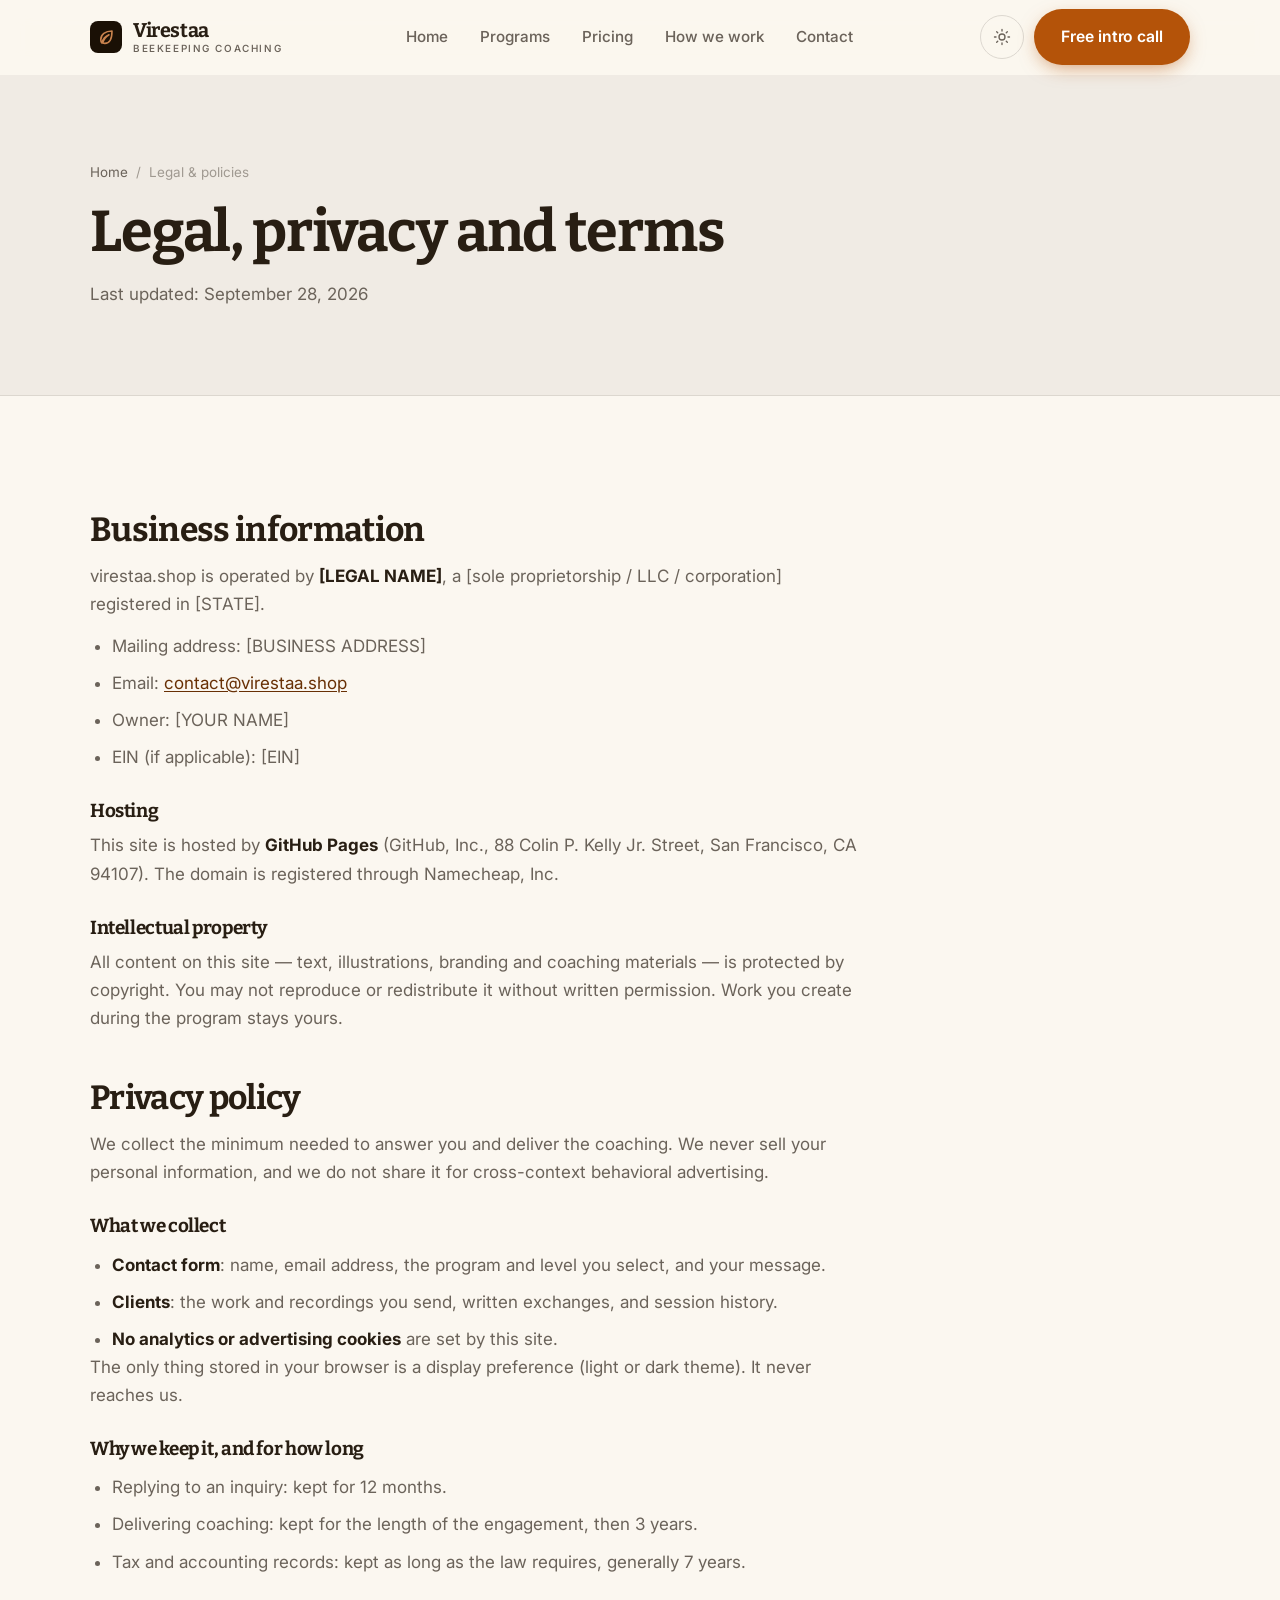
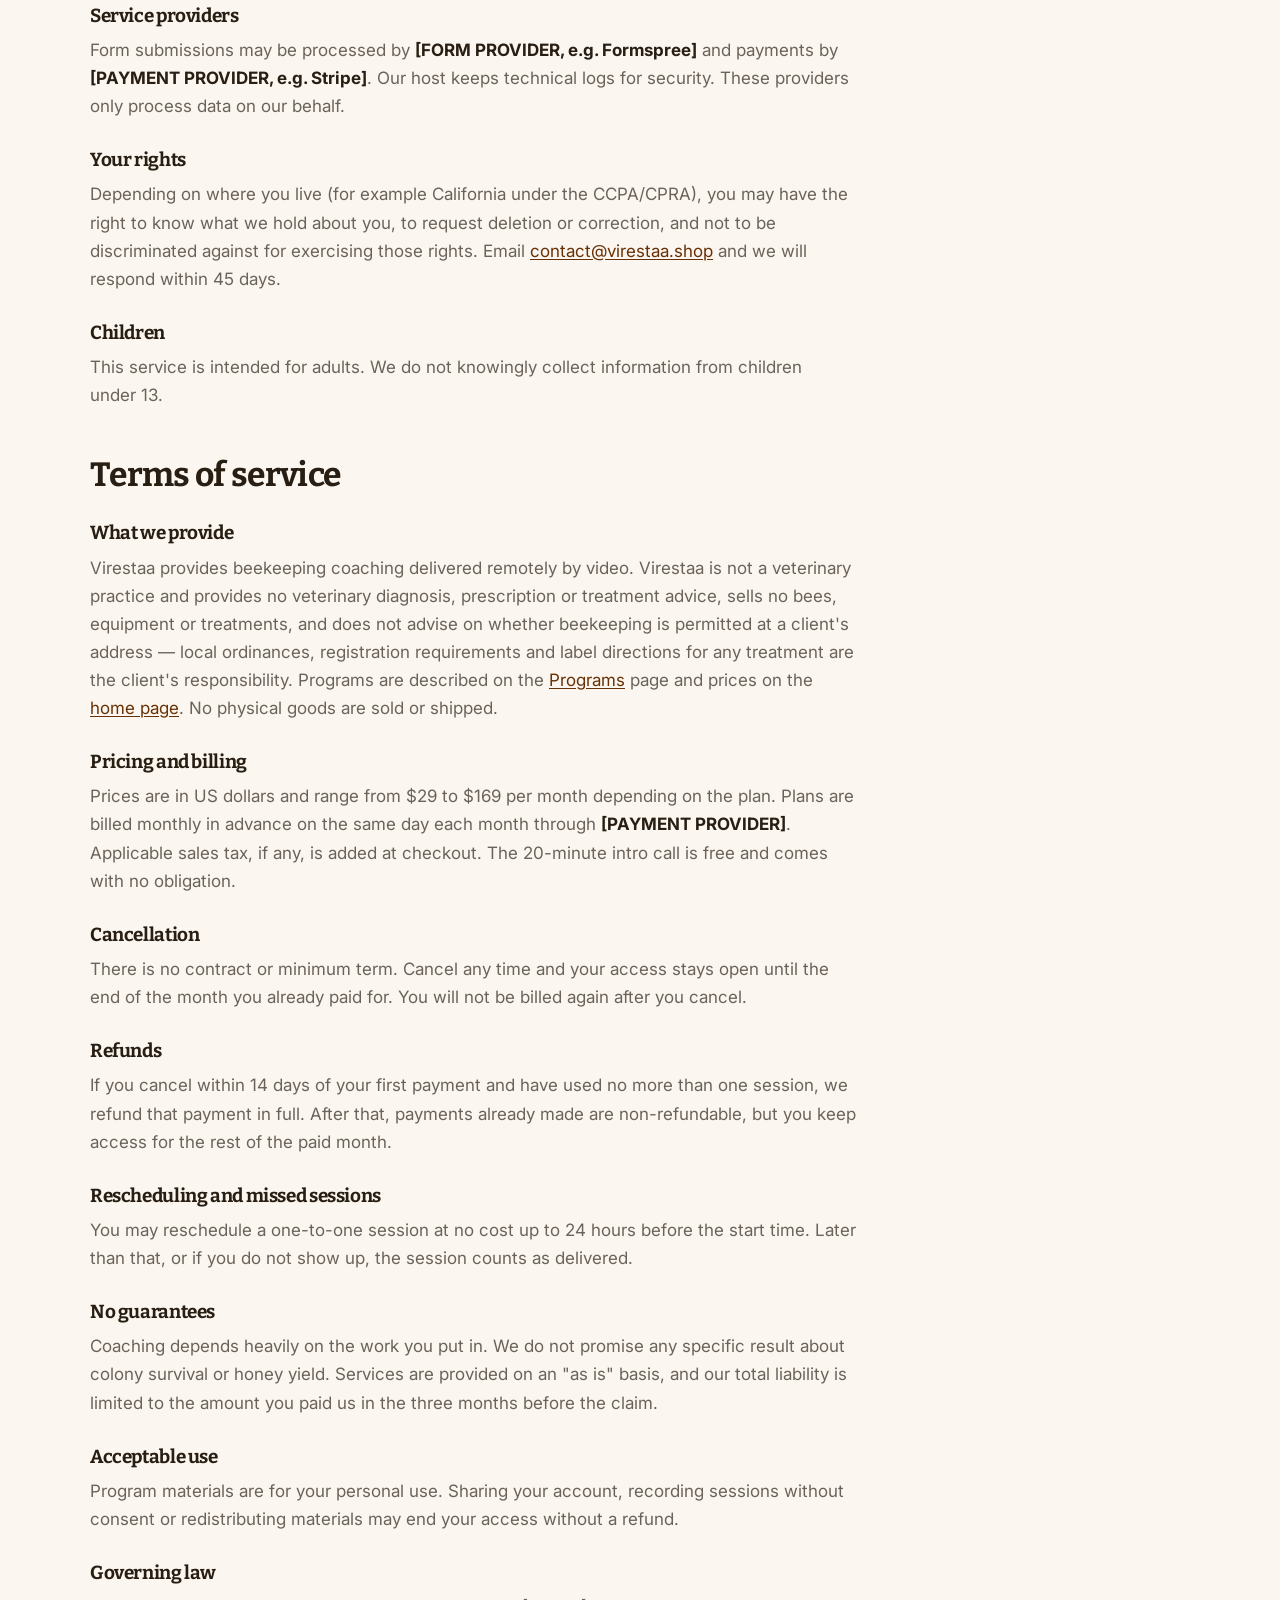
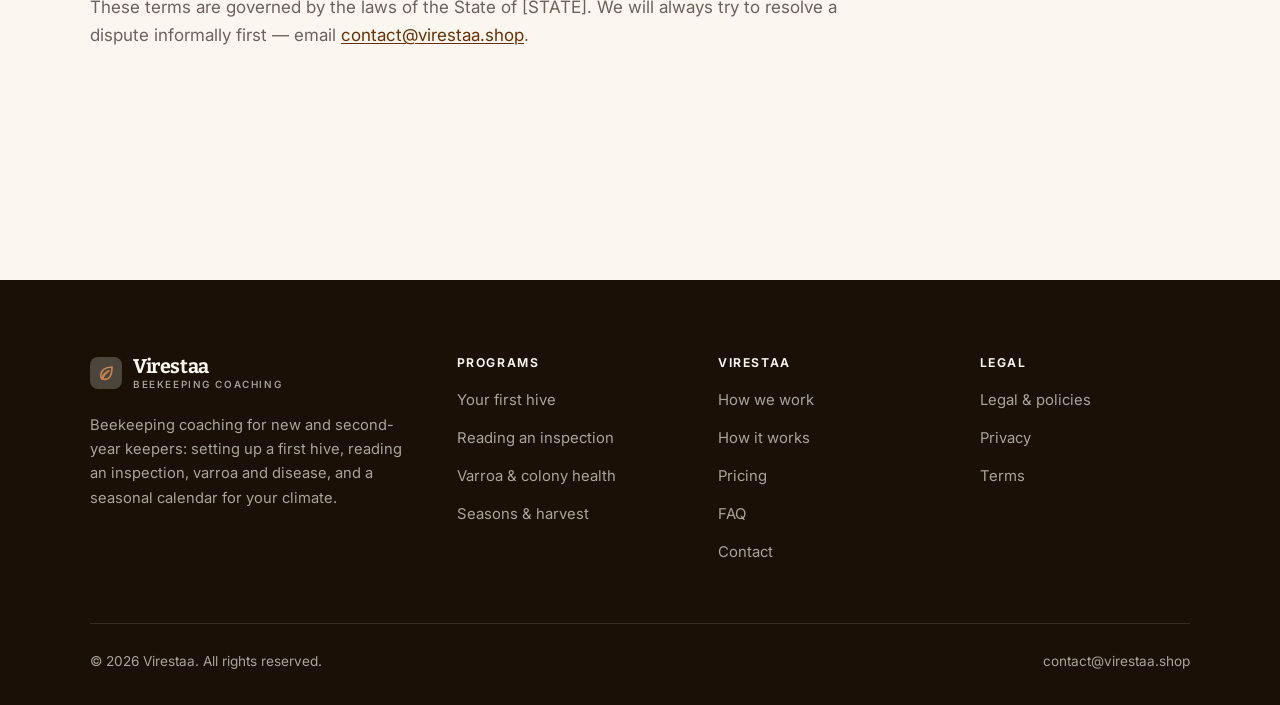
<file: legal.html>
<!DOCTYPE html>
<html lang="en" class="no-js">
<head>
<meta charset="utf-8">
<meta name="viewport" content="width=device-width, initial-scale=1">
<title>Legal, privacy and terms — Virestaa</title>
<meta name="description" content="Business information, privacy policy and terms of service for Virestaa.">
<meta name="robots" content="noindex">

<meta property="og:type" content="website">
<meta property="og:url" content="https://virestaa.shop/legal.html">
<meta property="og:site_name" content="Virestaa">
<meta property="og:locale" content="en_US">
<meta property="og:title" content="Legal, privacy and terms — Virestaa">
<meta property="og:description" content="Business information, privacy policy and terms of service for Virestaa.">
<meta name="theme-color" content="#1a1005">

<link rel="icon" href="assets/img/favicon.svg" type="image/svg+xml">
<link rel="preconnect" href="https://fonts.googleapis.com">
<link rel="preconnect" href="https://fonts.gstatic.com" crossorigin>
<link rel="stylesheet" href="https://fonts.googleapis.com/css2?family=Bitter:wght@400..700&family=Inter:wght@400..700&display=swap">
<link rel="stylesheet" href="assets/css/style.css">

<!-- Thème appliqué avant le premier rendu (évite le flash) -->
<script>
document.documentElement.classList.remove('no-js');
(function(){try{var t=localStorage.getItem('site-theme');if(t){document.documentElement.setAttribute('data-theme',t);}}catch(e){}})();
</script>
</head>

<body>
<a class="skip-link" href="#main">Skip to main content</a>

<header class="site-header">
  <nav class="wrap nav" aria-label="Main navigation">
    <a class="brand" href="index.html">
      <svg class="brand__mark" viewBox="0 0 64 64" aria-hidden="true">
        <rect class="bm-bg" width="64" height="64" rx="16"/>
        <g class="bm-ic" transform="translate(14 14) scale(1.5)" fill="none" stroke-width="2.1" stroke-linecap="round" stroke-linejoin="round"><path d="M20 4c-9 0-15 4.5-15 11.5 0 2 .6 3.4 1.5 4.5C8 14 12 10.5 16 9c-4 2.5-7 6-8.5 11 1 .4 2 .5 3 .5C17 20.5 20 14 20 4z"/></g>
      </svg>
      <span>Virestaa<span class="brand__sub">Beekeeping coaching</span></span>
    </a>

    <ul class="nav__links" id="nav-links">
      <li><a href="index.html">Home</a></li>
      <li><a href="programs.html">Programs</a></li>
      <li><a href="index.html#pricing">Pricing</a></li>
      <li><a href="about.html">How we work</a></li>
      <li><a href="contact.html">Contact</a></li>
      <li><a class="btn btn--primary" href="contact.html">Free intro call</a></li>
    </ul>

    <div class="nav__cta">
      <button class="theme-toggle" type="button" aria-label="Switch to dark theme">
        <svg class="icon-sun" viewBox="0 0 24 24" fill="none" stroke="currentColor" stroke-width="1.8" stroke-linecap="round" aria-hidden="true"><circle cx="12" cy="12" r="4"/><path d="M12 2v2m0 16v2M2 12h2m16 0h2M4.9 4.9l1.4 1.4m11.4 11.4 1.4 1.4M19.1 4.9l-1.4 1.4M6.3 17.7l-1.4 1.4"/></svg>
        <svg class="icon-moon" viewBox="0 0 24 24" fill="none" stroke="currentColor" stroke-width="1.8" stroke-linecap="round" stroke-linejoin="round" aria-hidden="true"><path d="M21 12.8A9 9 0 1 1 11.2 3a7 7 0 0 0 9.8 9.8z"/></svg>
      </button>
      <a class="btn btn--primary" href="contact.html">Free intro call</a>
      <button class="nav__toggle" type="button" aria-expanded="false" aria-controls="nav-links" aria-label="Open menu">
        <svg class="icon-open" viewBox="0 0 24 24" fill="none" stroke="currentColor" stroke-width="2" stroke-linecap="round" aria-hidden="true"><path d="M3 6h18M3 12h18M3 18h18"/></svg>
        <svg class="icon-close" viewBox="0 0 24 24" fill="none" stroke="currentColor" stroke-width="2" stroke-linecap="round" aria-hidden="true"><path d="M6 6l12 12M18 6L6 18"/></svg>
      </button>
    </div>
  </nav>
</header>

<main id="main">

<section class="page-head">
  <div class="wrap">
    <nav class="breadcrumb" aria-label="Breadcrumb">
      <a href="index.html">Home</a><span>/</span><span aria-current="page">Legal &amp; policies</span>
    </nav>
    <h1>Legal, privacy and terms</h1>
    <p>Last updated: <time datetime="2026-09-28">September 28, 2026</time></p>
  </div>
</section>

<section class="section wrap">
  <div class="prose">

    <!--
      TO DO: this is a skeleton, not legal advice. Replace every [BRACKET] with
      your real details before selling, and have a lawyer review it if you can.
      Consumer protection rules differ by state.
    -->

    <h2 id="business">Business information</h2>
    <p>
      virestaa.shop is operated by <strong>[LEGAL NAME]</strong>, a [sole proprietorship / LLC / corporation]
      registered in [STATE].
    </p>
    <ul>
      <li>Mailing address: [BUSINESS ADDRESS]</li>
      <li>Email: <a href="mailto:contact@virestaa.shop">contact@virestaa.shop</a></li>
      <li>Owner: [YOUR NAME]</li>
      <li>EIN (if applicable): [EIN]</li>
    </ul>

    <h3>Hosting</h3>
    <p>
      This site is hosted by <strong>GitHub Pages</strong> (GitHub, Inc., 88 Colin P. Kelly Jr. Street,
      San Francisco, CA 94107). The domain is registered through Namecheap, Inc.
    </p>

    <h3>Intellectual property</h3>
    <p>
      All content on this site — text, illustrations, branding and coaching materials — is protected by
      copyright. You may not reproduce or redistribute it without written permission. Work you create during
      the program stays yours.
    </p>

    <h2 id="privacy">Privacy policy</h2>
    <p>
      We collect the minimum needed to answer you and deliver the coaching. We never sell your personal
      information, and we do not share it for cross-context behavioral advertising.
    </p>
    <h3>What we collect</h3>
    <ul>
      <li><strong>Contact form</strong>: name, email address, the program and level you select, and your message.</li>
      <li><strong>Clients</strong>: the work and recordings you send, written exchanges, and session history.</li>
      <li><strong>No analytics or advertising cookies</strong> are set by this site.</li>
    </ul>
    <p>
      The only thing stored in your browser is a display preference (light or dark theme). It never reaches us.
    </p>
    <h3>Why we keep it, and for how long</h3>
    <ul>
      <li>Replying to an inquiry: kept for 12 months.</li>
      <li>Delivering coaching: kept for the length of the engagement, then 3 years.</li>
      <li>Tax and accounting records: kept as long as the law requires, generally 7 years.</li>
    </ul>
    <h3>Service providers</h3>
    <p>
      Form submissions may be processed by <strong>[FORM PROVIDER, e.g. Formspree]</strong> and payments by
      <strong>[PAYMENT PROVIDER, e.g. Stripe]</strong>. Our host keeps technical logs for security. These
      providers only process data on our behalf.
    </p>
    <h3>Your rights</h3>
    <p>
      Depending on where you live (for example California under the CCPA/CPRA), you may have the right to
      know what we hold about you, to request deletion or correction, and not to be discriminated against for
      exercising those rights. Email <a href="mailto:contact@virestaa.shop">contact@virestaa.shop</a> and we will respond within 45 days.
    </p>
    <h3>Children</h3>
    <p>
      This service is intended for adults. We do not knowingly collect information from children under 13.
    </p>

    <h2 id="terms">Terms of service</h2>
    <h3>What we provide</h3>
    <p>
      Virestaa provides beekeeping coaching delivered remotely by video. Virestaa is not a veterinary practice and provides no veterinary diagnosis, prescription or treatment advice, sells no bees, equipment or treatments, and does not advise on whether beekeeping is permitted at a client's address — local ordinances, registration requirements and label directions for any treatment are the client's responsibility. Programs are described on the
      <a href="programs.html">Programs</a> page and prices on the <a href="index.html#pricing">home page</a>.
      No physical goods are sold or shipped.
    </p>
    <h3>Pricing and billing</h3>
    <p>
      Prices are in US dollars and range from $29 to $169 per month
      depending on the plan. Plans are billed monthly in advance on the same day each month through
      <strong>[PAYMENT PROVIDER]</strong>. Applicable sales tax, if any, is added at checkout.
      The 20-minute intro call is free and comes with no obligation.
    </p>
    <h3>Cancellation</h3>
    <p>
      There is no contract or minimum term. Cancel any time and your access stays open until the end of the
      month you already paid for. You will not be billed again after you cancel.
    </p>
    <h3>Refunds</h3>
    <p>
      If you cancel within 14 days of your first payment and have used no more than one session, we refund
      that payment in full. After that, payments already made are non-refundable, but you keep access for the
      rest of the paid month.
    </p>
    <h3>Rescheduling and missed sessions</h3>
    <p>
      You may reschedule a one-to-one session at no cost up to 24 hours before the start time. Later than
      that, or if you do not show up, the session counts as delivered.
    </p>
    <h3>No guarantees</h3>
    <p>
      Coaching depends heavily on the work you put in. We do not promise any specific result
      about colony survival or honey yield. Services are provided on an "as is" basis, and our total
      liability is limited to the amount you paid us in the three months before the claim.
    </p>
    <h3>Acceptable use</h3>
    <p>
      Program materials are for your personal use. Sharing your account, recording sessions without consent
      or redistributing materials may end your access without a refund.
    </p>
    <h3>Governing law</h3>
    <p>
      These terms are governed by the laws of the State of [STATE]. We will always try to resolve a dispute
      informally first — email <a href="mailto:contact@virestaa.shop">contact@virestaa.shop</a>.
    </p>

  </div>
</section>

</main>

<footer class="site-footer">
  <div class="wrap">
    <div class="footer__grid">
      <div class="footer__brand">
        <a class="brand" href="index.html">
          <svg class="brand__mark" viewBox="0 0 64 64" aria-hidden="true">
        <rect class="bm-bg" width="64" height="64" rx="16"/>
        <g class="bm-ic" transform="translate(14 14) scale(1.5)" fill="none" stroke-width="2.1" stroke-linecap="round" stroke-linejoin="round"><path d="M20 4c-9 0-15 4.5-15 11.5 0 2 .6 3.4 1.5 4.5C8 14 12 10.5 16 9c-4 2.5-7 6-8.5 11 1 .4 2 .5 3 .5C17 20.5 20 14 20 4z"/></g>
      </svg>
          <span>Virestaa<span class="brand__sub">Beekeeping coaching</span></span>
        </a>
        <p>Beekeeping coaching for new and second-year keepers: setting up a first hive, reading an inspection, varroa and disease, and a seasonal calendar for your climate.</p>
      </div>

      <div class="footer__col">
        <h4>Programs</h4>
        <ul>
          <li><a href="programs.html#start">Your first hive</a></li>
          <li><a href="programs.html#inspect">Reading an inspection</a></li>
          <li><a href="programs.html#health">Varroa &amp; colony health</a></li>
          <li><a href="programs.html#season">Seasons &amp; harvest</a></li>
        </ul>
      </div>

      <div class="footer__col">
        <h4>Virestaa</h4>
        <ul>
          <li><a href="about.html">How we work</a></li>
          <li><a href="index.html#how-it-works">How it works</a></li>
          <li><a href="index.html#pricing">Pricing</a></li>
          <li><a href="index.html#faq">FAQ</a></li>
          <li><a href="contact.html">Contact</a></li>
        </ul>
      </div>

      <div class="footer__col">
        <h4>Legal</h4>
        <ul>
          <li><a href="legal.html">Legal &amp; policies</a></li>
          <li><a href="legal.html#privacy">Privacy</a></li>
          <li><a href="legal.html#terms">Terms</a></li>
        </ul>
      </div>
    </div>

    <div class="footer__bottom">
      <p>© <span data-year>2026</span> Virestaa. All rights reserved.</p>
      <p><a href="mailto:contact@virestaa.shop">contact@virestaa.shop</a></p>
    </div>
  </div>
</footer>

<script src="assets/js/main.js" defer></script>
</body>
</html>
</file>
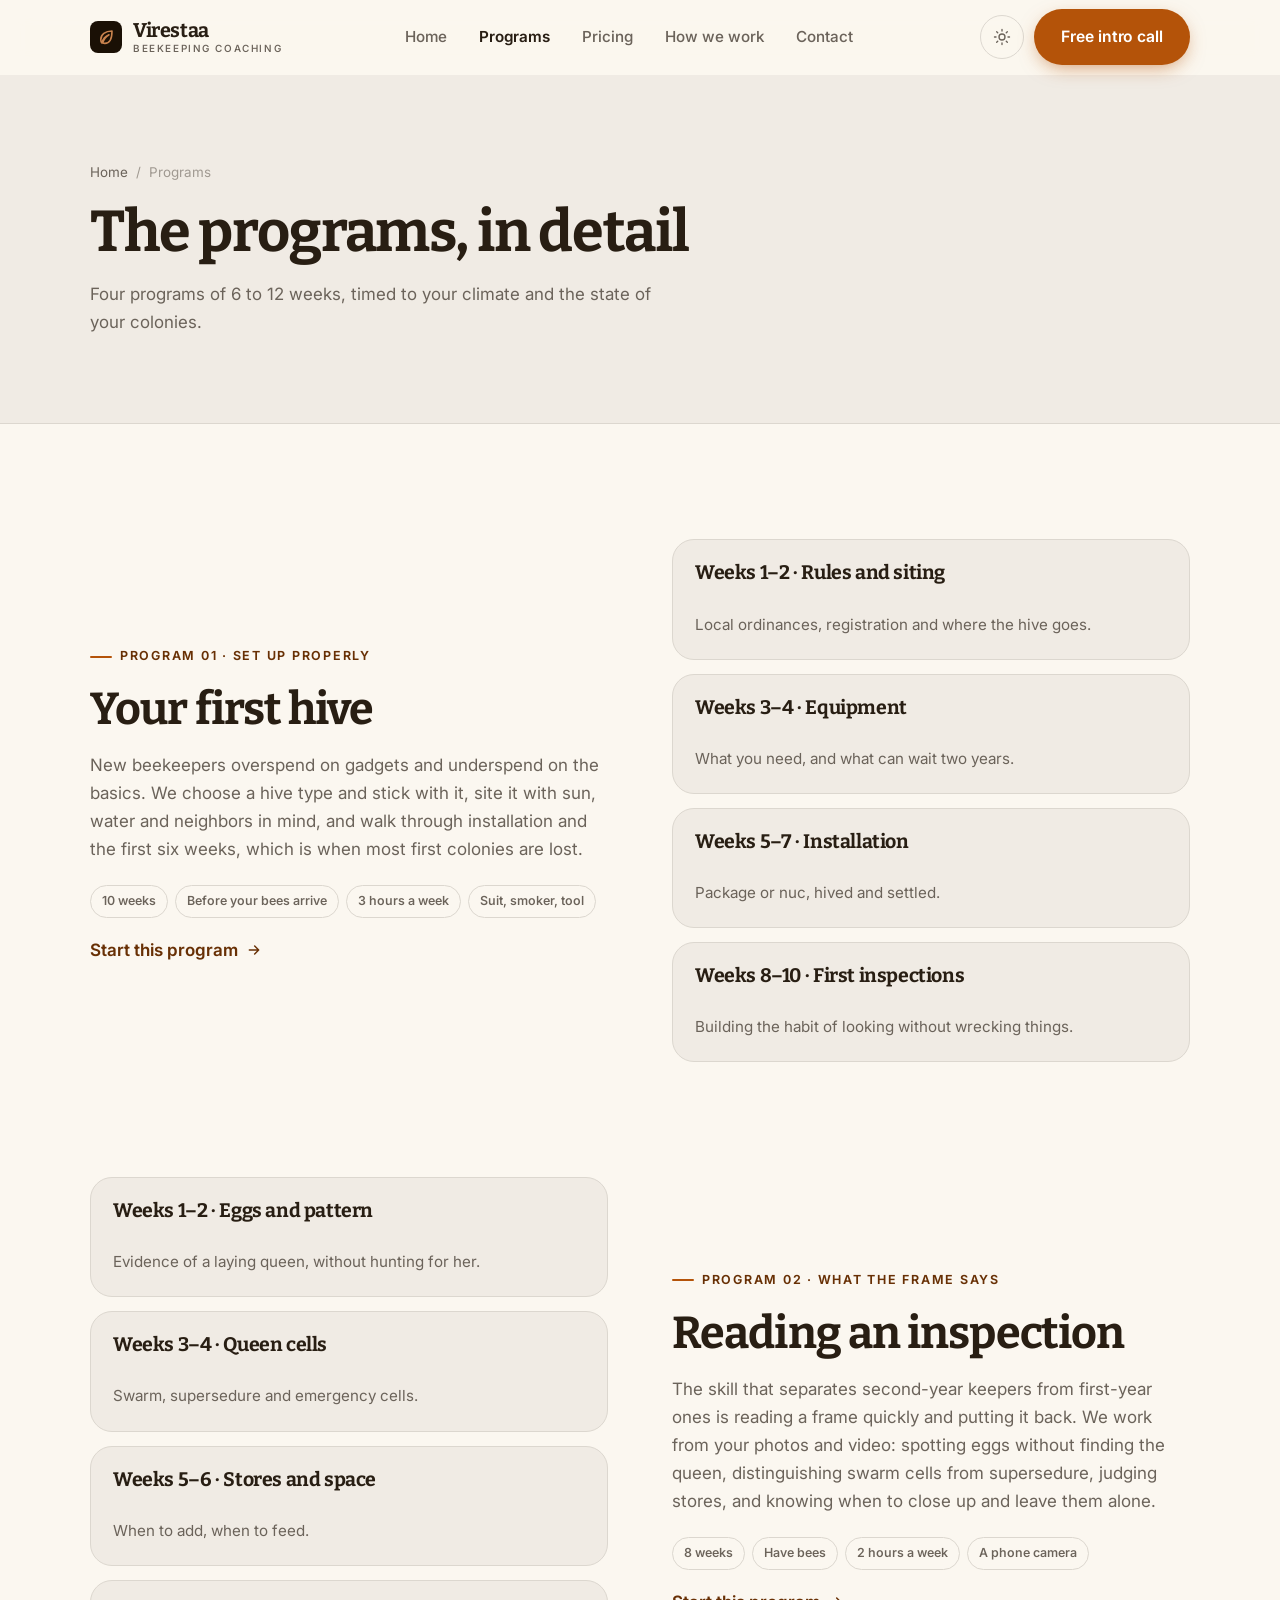
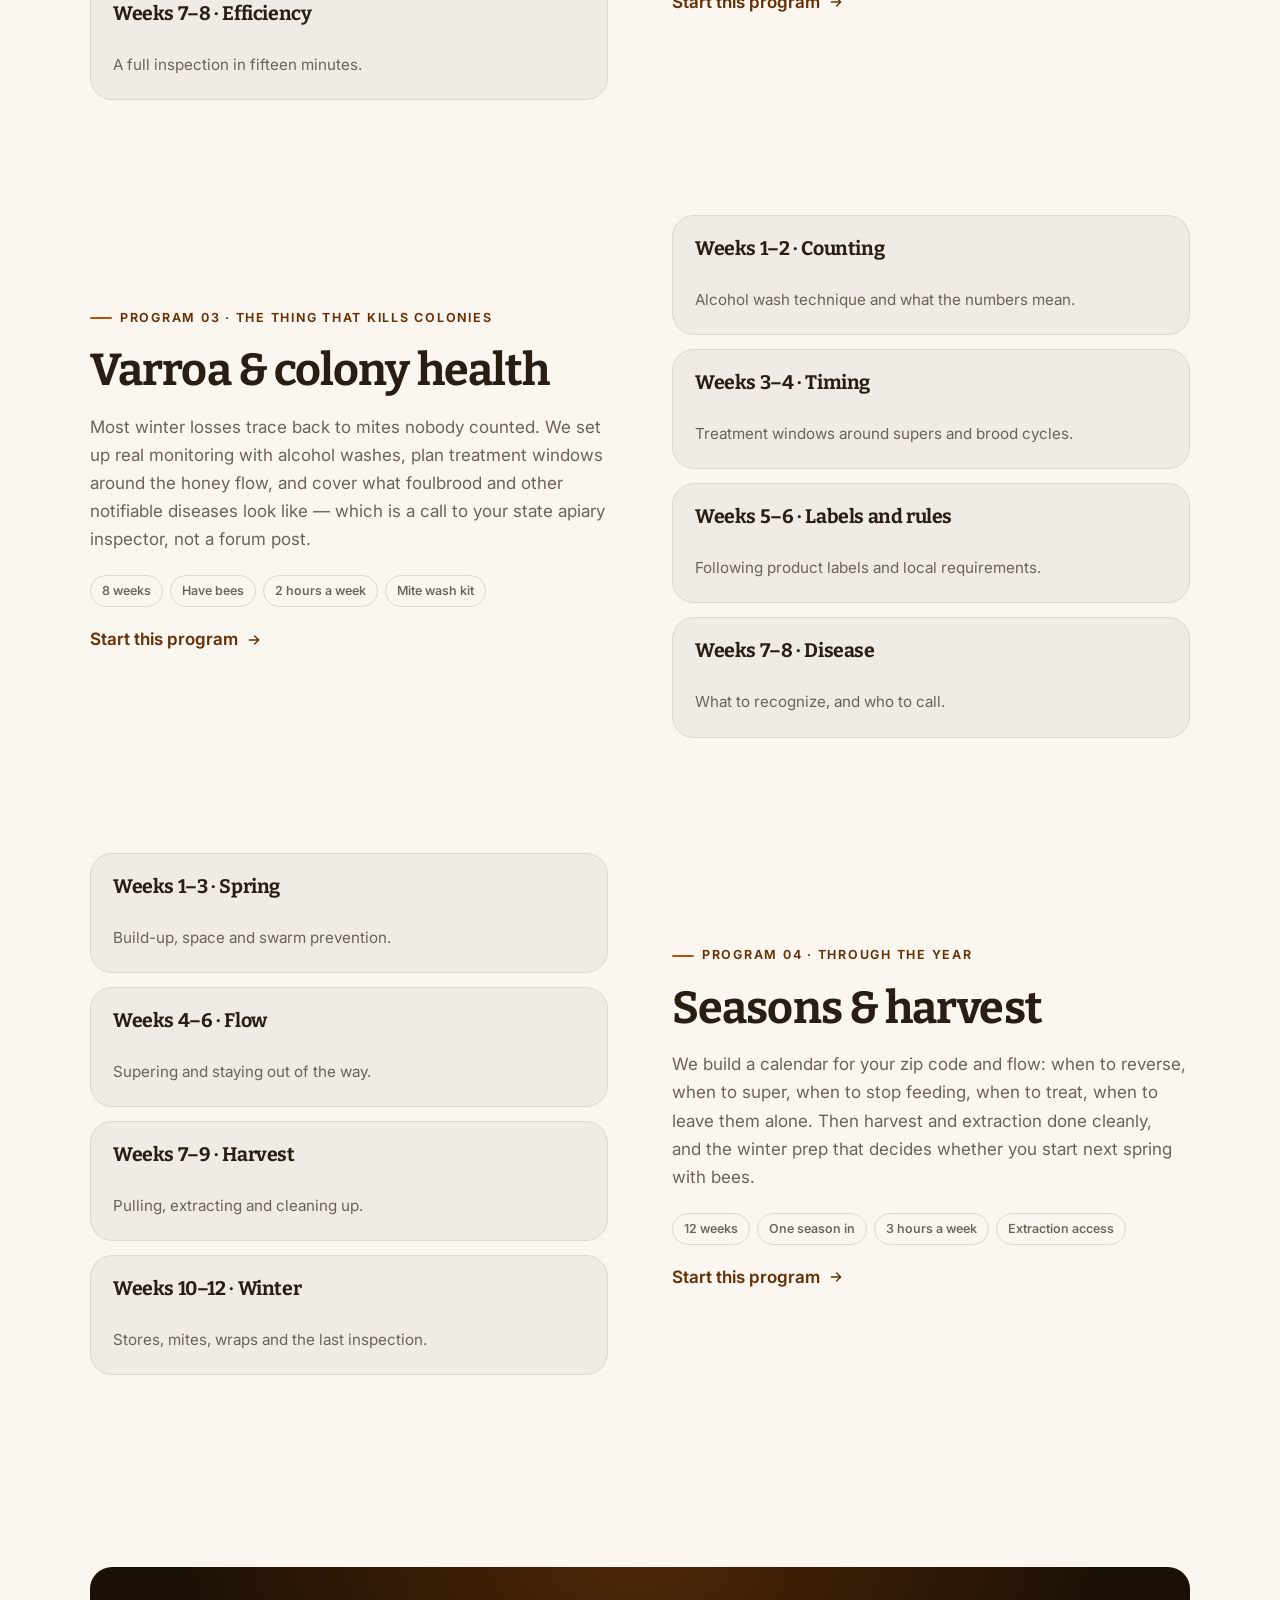
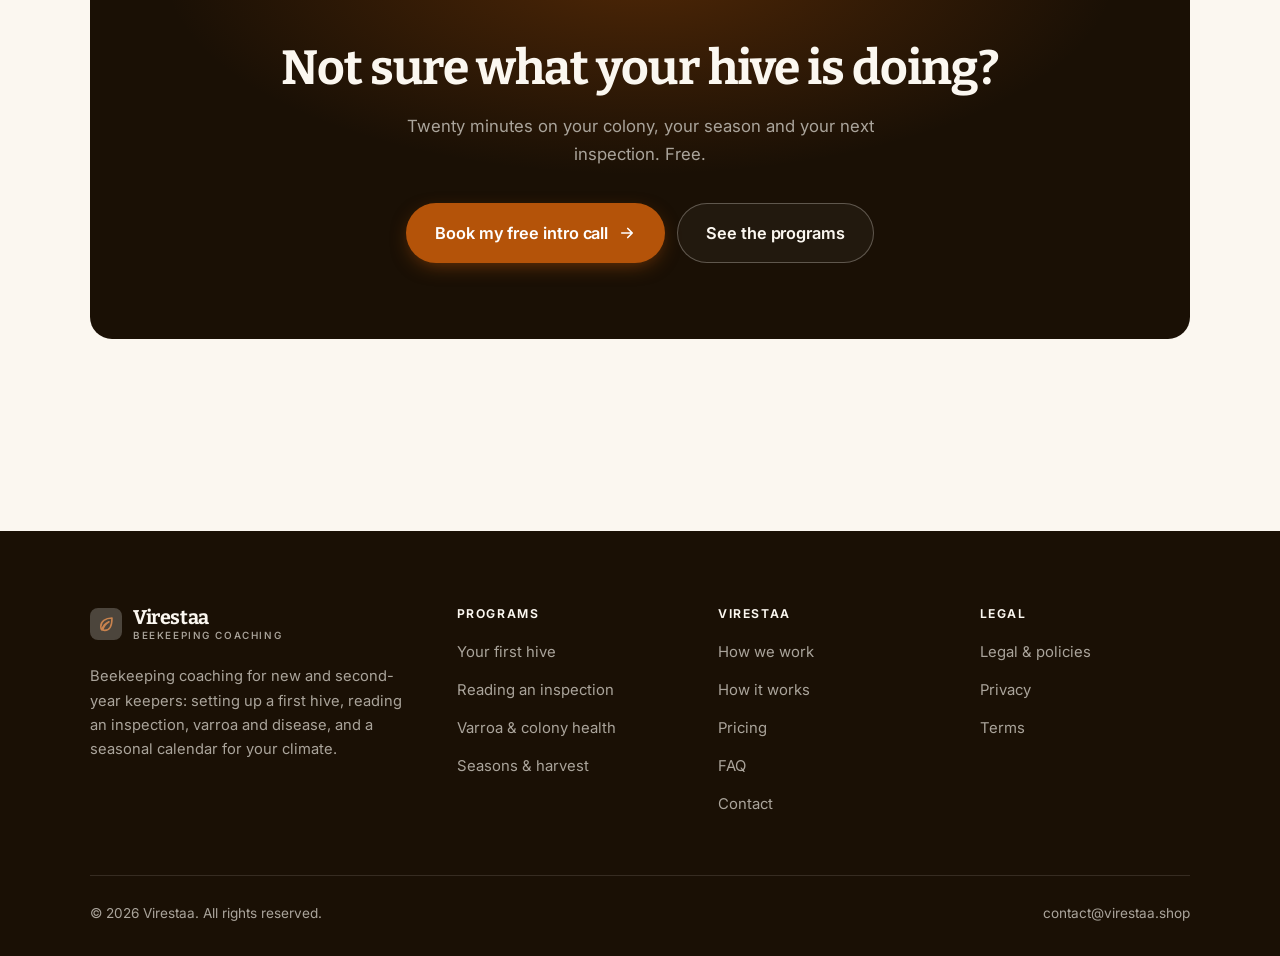
<file: programs.html>
<!DOCTYPE html>
<html lang="en" class="no-js">
<head>
<meta charset="utf-8">
<meta name="viewport" content="width=device-width, initial-scale=1">
<title>Programs — Virestaa</title>
<meta name="description" content="Beekeeping coaching programs: first hive, reading inspections, varroa and colony health, seasonal management and harvest.">
<link rel="canonical" href="https://virestaa.shop/programs.html">

<meta property="og:type" content="website">
<meta property="og:url" content="https://virestaa.shop/programs.html">
<meta property="og:site_name" content="Virestaa">
<meta property="og:locale" content="en_US">
<meta property="og:title" content="Programs — Virestaa">
<meta property="og:description" content="Beekeeping coaching programs: first hive, reading inspections, varroa and colony health, seasonal management and harvest.">
<meta name="theme-color" content="#1a1005">

<link rel="icon" href="assets/img/favicon.svg" type="image/svg+xml">
<link rel="preconnect" href="https://fonts.googleapis.com">
<link rel="preconnect" href="https://fonts.gstatic.com" crossorigin>
<link rel="stylesheet" href="https://fonts.googleapis.com/css2?family=Bitter:wght@400..700&family=Inter:wght@400..700&display=swap">
<link rel="stylesheet" href="assets/css/style.css">

<!-- Thème appliqué avant le premier rendu (évite le flash) -->
<script>
document.documentElement.classList.remove('no-js');
(function(){try{var t=localStorage.getItem('site-theme');if(t){document.documentElement.setAttribute('data-theme',t);}}catch(e){}})();
</script>
</head>

<body>
<a class="skip-link" href="#main">Skip to main content</a>

<header class="site-header">
  <nav class="wrap nav" aria-label="Main navigation">
    <a class="brand" href="index.html">
      <svg class="brand__mark" viewBox="0 0 64 64" aria-hidden="true">
        <rect class="bm-bg" width="64" height="64" rx="16"/>
        <g class="bm-ic" transform="translate(14 14) scale(1.5)" fill="none" stroke-width="2.1" stroke-linecap="round" stroke-linejoin="round"><path d="M20 4c-9 0-15 4.5-15 11.5 0 2 .6 3.4 1.5 4.5C8 14 12 10.5 16 9c-4 2.5-7 6-8.5 11 1 .4 2 .5 3 .5C17 20.5 20 14 20 4z"/></g>
      </svg>
      <span>Virestaa<span class="brand__sub">Beekeeping coaching</span></span>
    </a>

    <ul class="nav__links" id="nav-links">
      <li><a href="index.html">Home</a></li>
      <li><a href="programs.html" aria-current="page">Programs</a></li>
      <li><a href="index.html#pricing">Pricing</a></li>
      <li><a href="about.html">How we work</a></li>
      <li><a href="contact.html">Contact</a></li>
      <li><a class="btn btn--primary" href="contact.html">Free intro call</a></li>
    </ul>

    <div class="nav__cta">
      <button class="theme-toggle" type="button" aria-label="Switch to dark theme">
        <svg class="icon-sun" viewBox="0 0 24 24" fill="none" stroke="currentColor" stroke-width="1.8" stroke-linecap="round" aria-hidden="true"><circle cx="12" cy="12" r="4"/><path d="M12 2v2m0 16v2M2 12h2m16 0h2M4.9 4.9l1.4 1.4m11.4 11.4 1.4 1.4M19.1 4.9l-1.4 1.4M6.3 17.7l-1.4 1.4"/></svg>
        <svg class="icon-moon" viewBox="0 0 24 24" fill="none" stroke="currentColor" stroke-width="1.8" stroke-linecap="round" stroke-linejoin="round" aria-hidden="true"><path d="M21 12.8A9 9 0 1 1 11.2 3a7 7 0 0 0 9.8 9.8z"/></svg>
      </button>
      <a class="btn btn--primary" href="contact.html">Free intro call</a>
      <button class="nav__toggle" type="button" aria-expanded="false" aria-controls="nav-links" aria-label="Open menu">
        <svg class="icon-open" viewBox="0 0 24 24" fill="none" stroke="currentColor" stroke-width="2" stroke-linecap="round" aria-hidden="true"><path d="M3 6h18M3 12h18M3 18h18"/></svg>
        <svg class="icon-close" viewBox="0 0 24 24" fill="none" stroke="currentColor" stroke-width="2" stroke-linecap="round" aria-hidden="true"><path d="M6 6l12 12M18 6L6 18"/></svg>
      </button>
    </div>
  </nav>
</header>

<main id="main">

<section class="page-head">
  <div class="wrap">
    <nav class="breadcrumb" aria-label="Breadcrumb">
      <a href="index.html">Home</a><span>/</span><span aria-current="page">Programs</span>
    </nav>
    <h1>The programs, in detail</h1>
    <p>Four programs of 6 to 12 weeks, timed to your climate and the state of your colonies.</p>
  </div>
</section>

<section class="section wrap" id="start">
  <div class="split reveal">
    <div>
      <span class="eyebrow">Program 01 · Set up properly</span>
      <h2>Your first hive</h2>
      <p>New beekeepers overspend on gadgets and underspend on the basics. We choose a hive type and stick with it, site it with sun, water and neighbors in mind, and walk through installation and the first six weeks, which is when most first colonies are lost.</p>
      <ul class="tags"><li>10 weeks</li><li>Before your bees arrive</li><li>3 hours a week</li><li>Suit, smoker, tool</li></ul>
      <p><a class="arrow-link" href="contact.html">Start this program <svg viewBox="0 0 24 24" fill="none" stroke="currentColor" stroke-width="2.2" stroke-linecap="round" stroke-linejoin="round" aria-hidden="true"><path d="M5 12h14M13 6l6 6-6 6"/></svg></a></p>
    </div>
    <div class="grid grid--2 grid--tight">
      <article class="card card--sm">
        <h3>Weeks 1–2 · Rules and siting</h3>
        <p>Local ordinances, registration and where the hive goes.</p>
      </article>
      <article class="card card--sm">
        <h3>Weeks 3–4 · Equipment</h3>
        <p>What you need, and what can wait two years.</p>
      </article>
      <article class="card card--sm">
        <h3>Weeks 5–7 · Installation</h3>
        <p>Package or nuc, hived and settled.</p>
      </article>
      <article class="card card--sm">
        <h3>Weeks 8–10 · First inspections</h3>
        <p>Building the habit of looking without wrecking things.</p>
      </article>
    </div>
  </div>
</section>

<section class="section section--flush wrap" id="inspect">
  <div class="split reveal">
    <div class="grid grid--2 grid--tight">
      <article class="card card--sm">
        <h3>Weeks 1–2 · Eggs and pattern</h3>
        <p>Evidence of a laying queen, without hunting for her.</p>
      </article>
      <article class="card card--sm">
        <h3>Weeks 3–4 · Queen cells</h3>
        <p>Swarm, supersedure and emergency cells.</p>
      </article>
      <article class="card card--sm">
        <h3>Weeks 5–6 · Stores and space</h3>
        <p>When to add, when to feed.</p>
      </article>
      <article class="card card--sm">
        <h3>Weeks 7–8 · Efficiency</h3>
        <p>A full inspection in fifteen minutes.</p>
      </article>
    </div>
    <div>
      <span class="eyebrow">Program 02 · What the frame says</span>
      <h2>Reading an inspection</h2>
      <p>The skill that separates second-year keepers from first-year ones is reading a frame quickly and putting it back. We work from your photos and video: spotting eggs without finding the queen, distinguishing swarm cells from supersedure, judging stores, and knowing when to close up and leave them alone.</p>
      <ul class="tags"><li>8 weeks</li><li>Have bees</li><li>2 hours a week</li><li>A phone camera</li></ul>
      <p><a class="arrow-link" href="contact.html">Start this program <svg viewBox="0 0 24 24" fill="none" stroke="currentColor" stroke-width="2.2" stroke-linecap="round" stroke-linejoin="round" aria-hidden="true"><path d="M5 12h14M13 6l6 6-6 6"/></svg></a></p>
    </div>
  </div>
</section>

<section class="section section--flush wrap" id="health">
  <div class="split reveal">
    <div>
      <span class="eyebrow">Program 03 · The thing that kills colonies</span>
      <h2>Varroa &amp; colony health</h2>
      <p>Most winter losses trace back to mites nobody counted. We set up real monitoring with alcohol washes, plan treatment windows around the honey flow, and cover what foulbrood and other notifiable diseases look like — which is a call to your state apiary inspector, not a forum post.</p>
      <ul class="tags"><li>8 weeks</li><li>Have bees</li><li>2 hours a week</li><li>Mite wash kit</li></ul>
      <p><a class="arrow-link" href="contact.html">Start this program <svg viewBox="0 0 24 24" fill="none" stroke="currentColor" stroke-width="2.2" stroke-linecap="round" stroke-linejoin="round" aria-hidden="true"><path d="M5 12h14M13 6l6 6-6 6"/></svg></a></p>
    </div>
    <div class="grid grid--2 grid--tight">
      <article class="card card--sm">
        <h3>Weeks 1–2 · Counting</h3>
        <p>Alcohol wash technique and what the numbers mean.</p>
      </article>
      <article class="card card--sm">
        <h3>Weeks 3–4 · Timing</h3>
        <p>Treatment windows around supers and brood cycles.</p>
      </article>
      <article class="card card--sm">
        <h3>Weeks 5–6 · Labels and rules</h3>
        <p>Following product labels and local requirements.</p>
      </article>
      <article class="card card--sm">
        <h3>Weeks 7–8 · Disease</h3>
        <p>What to recognize, and who to call.</p>
      </article>
    </div>
  </div>
</section>

<section class="section section--flush wrap" id="season">
  <div class="split reveal">
    <div class="grid grid--2 grid--tight">
      <article class="card card--sm">
        <h3>Weeks 1–3 · Spring</h3>
        <p>Build-up, space and swarm prevention.</p>
      </article>
      <article class="card card--sm">
        <h3>Weeks 4–6 · Flow</h3>
        <p>Supering and staying out of the way.</p>
      </article>
      <article class="card card--sm">
        <h3>Weeks 7–9 · Harvest</h3>
        <p>Pulling, extracting and cleaning up.</p>
      </article>
      <article class="card card--sm">
        <h3>Weeks 10–12 · Winter</h3>
        <p>Stores, mites, wraps and the last inspection.</p>
      </article>
    </div>
    <div>
      <span class="eyebrow">Program 04 · Through the year</span>
      <h2>Seasons &amp; harvest</h2>
      <p>We build a calendar for your zip code and flow: when to reverse, when to super, when to stop feeding, when to treat, when to leave them alone. Then harvest and extraction done cleanly, and the winter prep that decides whether you start next spring with bees.</p>
      <ul class="tags"><li>12 weeks</li><li>One season in</li><li>3 hours a week</li><li>Extraction access</li></ul>
      <p><a class="arrow-link" href="contact.html">Start this program <svg viewBox="0 0 24 24" fill="none" stroke="currentColor" stroke-width="2.2" stroke-linecap="round" stroke-linejoin="round" aria-hidden="true"><path d="M5 12h14M13 6l6 6-6 6"/></svg></a></p>
    </div>
  </div>
</section>

<section class="wrap section--tight">
  <div class="cta-band reveal">
    <h2>Not sure what your hive is doing?</h2>
    <p>Twenty minutes on your colony, your season and your next inspection. Free.</p>
    <div class="hero__actions">
      <a class="btn btn--primary btn--lg" href="contact.html">Book my free intro call <svg viewBox="0 0 24 24" fill="none" stroke="currentColor" stroke-width="2.2" stroke-linecap="round" stroke-linejoin="round" aria-hidden="true"><path d="M5 12h14M13 6l6 6-6 6"/></svg></a>
      <a class="btn btn--on-dark btn--lg" href="programs.html">See the programs</a>
    </div>
  </div>
</section>

</main>

<footer class="site-footer">
  <div class="wrap">
    <div class="footer__grid">
      <div class="footer__brand">
        <a class="brand" href="index.html">
          <svg class="brand__mark" viewBox="0 0 64 64" aria-hidden="true">
        <rect class="bm-bg" width="64" height="64" rx="16"/>
        <g class="bm-ic" transform="translate(14 14) scale(1.5)" fill="none" stroke-width="2.1" stroke-linecap="round" stroke-linejoin="round"><path d="M20 4c-9 0-15 4.5-15 11.5 0 2 .6 3.4 1.5 4.5C8 14 12 10.5 16 9c-4 2.5-7 6-8.5 11 1 .4 2 .5 3 .5C17 20.5 20 14 20 4z"/></g>
      </svg>
          <span>Virestaa<span class="brand__sub">Beekeeping coaching</span></span>
        </a>
        <p>Beekeeping coaching for new and second-year keepers: setting up a first hive, reading an inspection, varroa and disease, and a seasonal calendar for your climate.</p>
      </div>

      <div class="footer__col">
        <h4>Programs</h4>
        <ul>
          <li><a href="programs.html#start">Your first hive</a></li>
          <li><a href="programs.html#inspect">Reading an inspection</a></li>
          <li><a href="programs.html#health">Varroa &amp; colony health</a></li>
          <li><a href="programs.html#season">Seasons &amp; harvest</a></li>
        </ul>
      </div>

      <div class="footer__col">
        <h4>Virestaa</h4>
        <ul>
          <li><a href="about.html">How we work</a></li>
          <li><a href="index.html#how-it-works">How it works</a></li>
          <li><a href="index.html#pricing">Pricing</a></li>
          <li><a href="index.html#faq">FAQ</a></li>
          <li><a href="contact.html">Contact</a></li>
        </ul>
      </div>

      <div class="footer__col">
        <h4>Legal</h4>
        <ul>
          <li><a href="legal.html">Legal &amp; policies</a></li>
          <li><a href="legal.html#privacy">Privacy</a></li>
          <li><a href="legal.html#terms">Terms</a></li>
        </ul>
      </div>
    </div>

    <div class="footer__bottom">
      <p>© <span data-year>2026</span> Virestaa. All rights reserved.</p>
      <p><a href="mailto:contact@virestaa.shop">contact@virestaa.shop</a></p>
    </div>
  </div>
</footer>

<script src="assets/js/main.js" defer></script>
</body>
</html>
</file>
<file: assets/css/style.css>
/* Virestaa — couleurs et polices de la marque.
   Modifier ces valeurs suffit à changer l'identité visuelle de tout le site. */
:root {
  --c-accent:    #b45309;
  --c-on-accent: #ffffff;
  --c-ink:       #1a1005;
  --c-paper:     #fbf7f0;

  --accent-ink-light: color-mix(in srgb, var(--c-accent) 58%, black);
  --accent-on-dark:   color-mix(in srgb, var(--c-accent) 72%, white);

  --font-display: "Bitter", Georgia, "Times New Roman", serif;
  --font-body: "Inter", system-ui, -apple-system, "Segoe UI", sans-serif;
  --display-weight: 700;
  --display-tracking: -.02em;
}

/* ==========================================================================
   Feuille de style commune aux sites de coaching
   Les couleurs de marque (--c-accent, --c-on-accent, --c-ink, --c-paper) et
   les polices sont définies juste au-dessus, par site. Tout le reste en dérive.
   ========================================================================== */

/* --------------------------------------------------------------------------
   1. Tokens dérivés
   -------------------------------------------------------------------------- */

:root {
  /* Thème clair */
  --paper:      var(--c-paper);
  --paper-2:    color-mix(in srgb, var(--c-paper) 95%, var(--c-ink));
  --paper-3:    color-mix(in srgb, var(--c-paper) 89%, var(--c-ink));
  --line:       color-mix(in srgb, var(--c-paper) 86%, var(--c-ink));
  --text:       color-mix(in srgb, var(--c-ink) 94%, var(--c-paper));
  --muted:      color-mix(in srgb, var(--c-ink) 64%, var(--c-paper));
  --accent:     var(--c-accent);
  --accent-600: color-mix(in srgb, var(--c-accent) 86%, black);
  --accent-ink: var(--accent-ink-light);
  --on-accent:  var(--c-on-accent);
  --ink:        var(--c-ink);
  --ink-soft:   color-mix(in srgb, var(--c-ink) 90%, white);
  --on-ink:     var(--c-paper);
  --on-ink-mut: color-mix(in srgb, var(--c-paper) 64%, var(--c-ink));
  --brand-bg:   var(--c-ink);

  /* Rayons */
  --r-sm: 8px;
  --r-md: 14px;
  --r-lg: 22px;
  --r-full: 999px;

  /* Ombres */
  --sh-1: 0 1px 2px rgba(0, 0, 0, .05), 0 2px 8px rgba(0, 0, 0, .04);
  --sh-2: 0 2px 4px rgba(0, 0, 0, .05), 0 12px 32px rgba(0, 0, 0, .09);
  --sh-3: 0 4px 8px rgba(0, 0, 0, .06), 0 24px 56px rgba(0, 0, 0, .14);

  /* Rythme */
  --gutter: clamp(16px, 4vw, 40px);
  --maxw: 1180px;
  --section-y: clamp(64px, 9vw, 124px);

  --ease: cubic-bezier(.22, .61, .36, 1);
}

/* Thème sombre — suit le système, sauf si l'utilisateur a choisi « clair » */
@media (prefers-color-scheme: dark) {
  :root:not([data-theme="light"]) {
    --paper:      var(--c-ink);
    --paper-2:    color-mix(in srgb, var(--c-ink) 92%, white);
    --paper-3:    color-mix(in srgb, var(--c-ink) 86%, white);
    --line:       color-mix(in srgb, var(--c-ink) 80%, white);
    --text:       color-mix(in srgb, var(--c-paper) 94%, var(--c-ink));
    --muted:      color-mix(in srgb, var(--c-paper) 66%, var(--c-ink));
    --accent-ink: var(--accent-on-dark);
    --ink:        color-mix(in srgb, var(--c-ink) 72%, black);
    --brand-bg:   color-mix(in srgb, var(--c-ink) 80%, white);
    --sh-1: 0 1px 2px rgba(0, 0, 0, .4), 0 2px 8px rgba(0, 0, 0, .3);
    --sh-2: 0 2px 4px rgba(0, 0, 0, .4), 0 12px 32px rgba(0, 0, 0, .45);
    --sh-3: 0 4px 8px rgba(0, 0, 0, .45), 0 24px 56px rgba(0, 0, 0, .55);
  }
}

/* Thème sombre — choix explicite */
:root[data-theme="dark"] {
  --paper:      var(--c-ink);
  --paper-2:    color-mix(in srgb, var(--c-ink) 92%, white);
  --paper-3:    color-mix(in srgb, var(--c-ink) 86%, white);
  --line:       color-mix(in srgb, var(--c-ink) 80%, white);
  --text:       color-mix(in srgb, var(--c-paper) 94%, var(--c-ink));
  --muted:      color-mix(in srgb, var(--c-paper) 66%, var(--c-ink));
  --accent-ink: var(--accent-on-dark);
  --ink:        color-mix(in srgb, var(--c-ink) 72%, black);
  --brand-bg:   color-mix(in srgb, var(--c-ink) 80%, white);
  --sh-1: 0 1px 2px rgba(0, 0, 0, .4), 0 2px 8px rgba(0, 0, 0, .3);
  --sh-2: 0 2px 4px rgba(0, 0, 0, .4), 0 12px 32px rgba(0, 0, 0, .45);
  --sh-3: 0 4px 8px rgba(0, 0, 0, .45), 0 24px 56px rgba(0, 0, 0, .55);
}

/* --------------------------------------------------------------------------
   2. Reset / base
   -------------------------------------------------------------------------- */

*, *::before, *::after { box-sizing: border-box; }

* { margin: 0; }

html {
  -webkit-text-size-adjust: 100%;
  scroll-behavior: smooth;
  scroll-padding-top: 88px;
}

body {
  background: var(--paper);
  color: var(--text);
  font-family: var(--font-body);
  font-size: 17px;
  line-height: 1.65;
  -webkit-font-smoothing: antialiased;
  text-rendering: optimizeLegibility;
  overflow-x: hidden;
}

img, svg, video { display: block; max-width: 100%; height: auto; }

a { color: inherit; text-decoration: none; }

button, input, textarea, select { font: inherit; color: inherit; }

h1, h2, h3, h4 {
  font-family: var(--font-display);
  font-weight: var(--display-weight);
  line-height: 1.08;
  letter-spacing: var(--display-tracking);
  text-wrap: balance;
}

p { text-wrap: pretty; }

:focus-visible {
  outline: 3px solid var(--accent);
  outline-offset: 3px;
  border-radius: 4px;
}

::selection { background: var(--accent); color: var(--on-accent); }

/* --------------------------------------------------------------------------
   3. Utilitaires de mise en page
   -------------------------------------------------------------------------- */

.wrap {
  width: 100%;
  max-width: var(--maxw);
  margin-inline: auto;
  padding-inline: var(--gutter);
}

.section { padding-block: var(--section-y); }
.section--flush { padding-top: 0; }
.section--tight { padding-block: clamp(48px, 6vw, 80px); }

.skip-link {
  position: absolute;
  left: 12px;
  top: -100px;
  z-index: 200;
  background: var(--accent);
  color: var(--on-accent);
  padding: 12px 20px;
  border-radius: var(--r-sm);
  font-weight: 600;
  transition: top .2s var(--ease);
}
.skip-link:focus { top: 12px; }

.eyebrow {
  display: inline-flex;
  align-items: center;
  gap: 8px;
  font-size: .78rem;
  font-weight: 650;
  letter-spacing: .14em;
  text-transform: uppercase;
  color: var(--accent-ink);
  margin-bottom: 18px;
}
.eyebrow::before {
  content: "";
  width: 22px;
  height: 2px;
  background: var(--accent);
  border-radius: 2px;
}

.section-head { max-width: 62ch; margin-bottom: clamp(36px, 5vw, 60px); }
.section-head h2 { font-size: clamp(2rem, 4.4vw, 3.1rem); }
.section-head p {
  margin-top: 18px;
  color: var(--muted);
  font-size: clamp(1rem, 1.6vw, 1.12rem);
  max-width: 58ch;
}

.section-head--center { margin-inline: auto; text-align: center; }
.section-head--center .eyebrow { justify-content: center; }
.section-head--center p { margin-inline: auto; }

/* --------------------------------------------------------------------------
   4. Boutons
   -------------------------------------------------------------------------- */

.btn {
  display: inline-flex;
  align-items: center;
  justify-content: center;
  gap: 10px;
  padding: 14px 26px;
  border: 1px solid transparent;
  border-radius: var(--r-full);
  font-weight: 620;
  font-size: .98rem;
  letter-spacing: -.005em;
  cursor: pointer;
  white-space: nowrap;
  transition: transform .18s var(--ease), background-color .18s var(--ease),
              border-color .18s var(--ease), box-shadow .18s var(--ease), color .18s var(--ease);
}
.btn:hover { transform: translateY(-2px); }
.btn:active { transform: translateY(0); }

.btn--primary {
  background: var(--accent);
  color: var(--on-accent);
  box-shadow: 0 6px 20px -6px color-mix(in srgb, var(--c-accent) 65%, transparent);
}
.btn--primary:hover {
  background: var(--accent-600);
  box-shadow: 0 12px 28px -8px color-mix(in srgb, var(--c-accent) 70%, transparent);
}

.btn--ghost {
  border-color: var(--line);
  background: transparent;
  color: var(--text);
}
.btn--ghost:hover { border-color: var(--accent); color: var(--accent-ink); }

.btn--on-dark {
  border-color: color-mix(in srgb, var(--c-paper) 28%, transparent);
  color: var(--on-ink);
  background: color-mix(in srgb, var(--c-paper) 4%, transparent);
}
.btn--on-dark:hover {
  border-color: color-mix(in srgb, var(--c-paper) 60%, transparent);
  background: color-mix(in srgb, var(--c-paper) 10%, transparent);
}

.btn--lg { padding: 16px 28px; font-size: 1.02rem; }
.btn--block { width: 100%; }

.btn svg { width: 18px; height: 18px; flex: none; }

@media (max-width: 420px) {
  .btn--lg { padding: 15px 22px; font-size: 1rem; white-space: normal; text-align: center; }
}

/* Lien fléché */
.arrow-link {
  display: inline-flex;
  align-items: center;
  gap: 8px;
  font-weight: 620;
  color: var(--accent-ink);
}
.arrow-link svg { width: 16px; height: 16px; transition: transform .18s var(--ease); }
.arrow-link:hover svg { transform: translateX(4px); }

/* --------------------------------------------------------------------------
   5. En-tête / navigation
   -------------------------------------------------------------------------- */

.site-header {
  position: sticky;
  top: 0;
  z-index: 100;
  background: color-mix(in srgb, var(--paper) 82%, transparent);
  backdrop-filter: saturate(180%) blur(14px);
  -webkit-backdrop-filter: saturate(180%) blur(14px);
  border-bottom: 1px solid transparent;
  transition: border-color .25s var(--ease), background-color .25s var(--ease);
}
.site-header.is-stuck {
  border-bottom-color: var(--line);
  background: color-mix(in srgb, var(--paper) 94%, transparent);
}

.nav {
  display: flex;
  align-items: center;
  justify-content: space-between;
  gap: 24px;
  height: 74px;
}

.brand {
  display: inline-flex;
  align-items: center;
  gap: 11px;
  font-family: var(--font-display);
  font-weight: var(--display-weight);
  font-size: 1.24rem;
  letter-spacing: var(--display-tracking);
  flex: none;
  line-height: 1.1;
}
.brand__mark { width: 32px; height: 32px; flex: none; }
.brand__mark .bm-bg { fill: var(--brand-bg); }
.brand__mark .bm-ic { stroke: var(--accent-on-dark); color: var(--accent-on-dark); }
.brand__sub {
  display: block;
  font-family: var(--font-body);
  font-size: .62rem;
  font-weight: 550;
  letter-spacing: .16em;
  text-transform: uppercase;
  color: var(--muted);
  margin-top: 1px;
}

.nav__links {
  display: flex;
  align-items: center;
  gap: 4px;
  list-style: none;
  padding: 0;
}
.nav__links a {
  display: block;
  padding: 9px 14px;
  border-radius: var(--r-full);
  font-size: .95rem;
  font-weight: 520;
  color: var(--muted);
  transition: color .16s var(--ease), background-color .16s var(--ease);
}
.nav__links a:hover { color: var(--text); background: var(--paper-2); }
.nav__links a[aria-current="page"] { color: var(--text); font-weight: 620; }
.nav__links .btn { display: none; }

.nav__cta { display: flex; align-items: center; gap: 10px; flex: none; }

.nav__toggle {
  display: none;
  width: 44px;
  height: 44px;
  align-items: center;
  justify-content: center;
  background: transparent;
  border: 1px solid var(--line);
  border-radius: var(--r-full);
  cursor: pointer;
}
.nav__toggle svg { width: 20px; height: 20px; }
.nav__toggle .icon-close { display: none; }
.nav__toggle[aria-expanded="true"] .icon-open { display: none; }
.nav__toggle[aria-expanded="true"] .icon-close { display: block; }

@media (max-width: 900px) {
  .nav__links, .nav__cta .btn { display: none; }
  .nav__toggle { display: inline-flex; }

  .nav__links {
    position: fixed;
    inset: 74px 0 auto;
    flex-direction: column;
    align-items: stretch;
    gap: 2px;
    padding: 20px var(--gutter) 32px;
    background: var(--paper);
    border-bottom: 1px solid var(--line);
    box-shadow: var(--sh-2);
  }
  .nav__links.is-open { display: flex; }
  .nav__links a { padding: 14px 4px; font-size: 1.1rem; border-radius: var(--r-sm); }
  .nav__links a.btn { display: inline-flex; margin-top: 14px; padding: 14px 26px; color: var(--on-accent); }
}

@media (max-width: 380px) {
  .brand__sub { display: none; }
}

/* Bouton de thème */
.theme-toggle {
  width: 44px;
  height: 44px;
  display: inline-flex;
  align-items: center;
  justify-content: center;
  background: transparent;
  border: 1px solid var(--line);
  border-radius: var(--r-full);
  cursor: pointer;
  color: var(--muted);
  transition: color .16s var(--ease), border-color .16s var(--ease);
}
.theme-toggle:hover { color: var(--text); border-color: var(--accent); }
.theme-toggle svg { width: 18px; height: 18px; }
.theme-toggle .icon-moon { display: none; }
:root[data-theme="dark"] .theme-toggle .icon-sun { display: none; }
:root[data-theme="dark"] .theme-toggle .icon-moon { display: block; }
@media (prefers-color-scheme: dark) {
  :root:not([data-theme="light"]) .theme-toggle .icon-sun { display: none; }
  :root:not([data-theme="light"]) .theme-toggle .icon-moon { display: block; }
}

/* --------------------------------------------------------------------------
   6. Hero
   -------------------------------------------------------------------------- */

.hero {
  position: relative;
  background: var(--ink);
  color: var(--on-ink);
  overflow: hidden;
  isolation: isolate;
}

/* Halo de couleur + grain léger */
.hero::before {
  content: "";
  position: absolute;
  inset: -30% -10% auto;
  height: 130%;
  background:
    radial-gradient(60% 55% at 78% 18%, color-mix(in srgb, var(--c-accent) 34%, transparent), transparent 62%),
    radial-gradient(48% 44% at 12% 88%, color-mix(in srgb, var(--c-accent) 16%, transparent), transparent 66%);
  z-index: -2;
  pointer-events: none;
}
.hero::after {
  content: "";
  position: absolute;
  inset: 0;
  background-image: url("data:image/svg+xml,%3Csvg xmlns='http://www.w3.org/2000/svg' width='160' height='160'%3E%3Cfilter id='n'%3E%3CfeTurbulence type='fractalNoise' baseFrequency='.85' numOctaves='3'/%3E%3C/filter%3E%3Crect width='160' height='160' filter='url(%23n)' opacity='.28'/%3E%3C/svg%3E");
  opacity: .45;
  mix-blend-mode: overlay;
  z-index: -1;
  pointer-events: none;
}

.hero__inner {
  display: grid;
  grid-template-columns: minmax(0, 1.05fr) minmax(0, .95fr);
  align-items: center;
  gap: clamp(32px, 5vw, 72px);
  padding-block: clamp(56px, 8vw, 110px);
}

.hero h1 {
  font-size: clamp(2.5rem, 6vw, 4.6rem);
  letter-spacing: calc(var(--display-tracking) * 1.4);
}
.hero h1 em {
  font-style: normal;
  color: var(--accent-on-dark);
  text-decoration: underline;
  text-decoration-color: color-mix(in srgb, var(--c-accent) 45%, transparent);
  text-decoration-thickness: .1em;
  text-underline-offset: .14em;
  text-decoration-skip-ink: none;
}

.hero__lede {
  margin-top: 22px;
  font-size: clamp(1.04rem, 1.9vw, 1.2rem);
  color: var(--on-ink-mut);
  max-width: 50ch;
}

.hero__actions {
  display: flex;
  flex-wrap: wrap;
  gap: 12px;
  margin-top: 34px;
}

.hero__eyebrow { color: var(--accent-on-dark); }
.hero__eyebrow::before { background: var(--accent-on-dark); }

/* Faits sur l'offre */
.hero__proof {
  display: grid;
  grid-template-columns: repeat(4, minmax(0, 1fr));
  gap: clamp(18px, 3vw, 32px);
  margin-top: 44px;
  padding: 26px 0 0;
  border-top: 1px solid color-mix(in srgb, var(--c-paper) 14%, transparent);
  list-style: none;
}
.stat__num {
  display: block;
  font-family: var(--font-display);
  font-size: clamp(1.5rem, 2.6vw, 2.05rem);
  font-weight: var(--display-weight);
  line-height: 1;
  letter-spacing: var(--display-tracking);
  white-space: nowrap;
}
.stat__label {
  display: block;
  margin-top: 7px;
  font-size: .82rem;
  line-height: 1.4;
  color: var(--on-ink-mut);
}

.hero__art svg { width: 100%; height: auto; border-radius: var(--r-lg); box-shadow: var(--sh-3); }

@media (max-width: 880px) {
  .hero__inner { grid-template-columns: 1fr; }
  .hero__art { order: -1; max-width: 560px; }
}
@media (max-width: 540px) {
  .hero__proof { grid-template-columns: repeat(2, minmax(0, 1fr)); }
}

/* --------------------------------------------------------------------------
   7. Bandeau défilant
   -------------------------------------------------------------------------- */

.marquee {
  background: var(--ink-soft);
  color: var(--on-ink-mut);
  border-top: 1px solid color-mix(in srgb, var(--c-paper) 8%, transparent);
  padding-block: 18px;
  overflow: hidden;
  white-space: nowrap;
  mask-image: linear-gradient(90deg, transparent, #000 8%, #000 92%, transparent);
  -webkit-mask-image: linear-gradient(90deg, transparent, #000 8%, #000 92%, transparent);
}
.marquee__track {
  display: inline-flex;
  gap: 42px;
  align-items: center;
  animation: marquee 38s linear infinite;
  font-size: .86rem;
  letter-spacing: .12em;
  text-transform: uppercase;
  font-weight: 560;
}
.marquee__track span { display: inline-flex; align-items: center; gap: 42px; }
.marquee__track span::after {
  content: "";
  width: 5px; height: 5px;
  border-radius: 50%;
  background: var(--accent);
  opacity: .8;
}
@keyframes marquee { to { transform: translateX(-50%); } }

/* --------------------------------------------------------------------------
   8. Grilles de cartes
   -------------------------------------------------------------------------- */

.grid {
  display: grid;
  gap: clamp(16px, 2.2vw, 26px);
}
.grid--2 { grid-template-columns: repeat(auto-fit, minmax(min(100%, 260px), 1fr)); }
.grid--3 { grid-template-columns: repeat(auto-fit, minmax(min(100%, 270px), 1fr)); }
.grid--4 { grid-template-columns: repeat(auto-fit, minmax(min(100%, 230px), 1fr)); }
.grid--tight { gap: 14px; }

.card {
  position: relative;
  display: flex;
  flex-direction: column;
  padding: 28px;
  background: var(--paper-2);
  border: 1px solid var(--line);
  border-radius: var(--r-lg);
  transition: transform .22s var(--ease), box-shadow .22s var(--ease), border-color .22s var(--ease);
}
a.card:hover, .card--lift:hover {
  transform: translateY(-5px);
  box-shadow: var(--sh-2);
  border-color: color-mix(in srgb, var(--c-accent) 45%, var(--line));
}
.card--sm { padding: 22px; }
.card--sm h3 { font-size: 1rem; }
.card__icon {
  width: 52px;
  height: 52px;
  display: grid;
  place-items: center;
  border-radius: var(--r-md);
  background: color-mix(in srgb, var(--c-accent) 15%, transparent);
  color: var(--accent-ink);
  margin-bottom: 20px;
}
.card__icon svg { width: 26px; height: 26px; }
.card h3 { font-size: 1.22rem; margin-bottom: 10px; }
.card p { color: var(--muted); font-size: .95rem; }
.card .arrow-link { margin-top: auto; padding-top: 18px; font-size: .92rem; }

.tags {
  list-style: none;
  padding: 0;
  margin: 18px 0 0;
  display: flex;
  flex-wrap: wrap;
  gap: 7px;
}
.tags li {
  font-size: .78rem;
  font-weight: 560;
  padding: 5px 11px;
  border-radius: var(--r-full);
  background: var(--paper);
  border: 1px solid var(--line);
  color: var(--muted);
}

/* --------------------------------------------------------------------------
   9. Méthode (étapes)
   -------------------------------------------------------------------------- */

.steps { counter-reset: step; }
.step {
  position: relative;
  padding: 30px 26px 26px;
  background: var(--paper);
  border: 1px solid var(--line);
  border-radius: var(--r-lg);
}
.step::before {
  counter-increment: step;
  content: "0" counter(step);
  display: block;
  font-family: var(--font-display);
  font-size: 2.6rem;
  font-weight: var(--display-weight);
  line-height: 1;
  letter-spacing: var(--display-tracking);
  color: color-mix(in srgb, var(--c-accent) 55%, var(--paper));
  margin-bottom: 16px;
}
.step h3 { font-size: 1.12rem; margin-bottom: 9px; }
.step p { color: var(--muted); font-size: .93rem; }

/* --------------------------------------------------------------------------
   10. Tarifs
   -------------------------------------------------------------------------- */

.plans { align-items: start; }

.plan {
  display: flex;
  flex-direction: column;
  padding: 32px 28px;
  background: var(--paper);
  border: 1px solid var(--line);
  border-radius: var(--r-lg);
  height: 100%;
  position: relative;
}
.plan--featured {
  background: var(--ink);
  color: var(--on-ink);
  border-color: var(--ink);
  box-shadow: var(--sh-3);
}
.plan--featured .plan__desc,
.plan--featured .plan__period,
.plan--featured .plan__features li { color: var(--on-ink-mut); }
.plan--featured .plan__features li::before { color: var(--accent-on-dark); }

.plan__tag {
  position: absolute;
  top: 18px;
  right: 18px;
  font-size: .7rem;
  font-weight: 680;
  letter-spacing: .1em;
  text-transform: uppercase;
  padding: 5px 12px;
  border-radius: var(--r-full);
  background: var(--accent);
  color: var(--on-accent);
}

.plan h3 { font-size: 1.3rem; }
.plan--featured h3 { padding-right: 120px; }
.plan__desc { margin-top: 8px; color: var(--muted); font-size: .92rem; min-height: 2.8em; }

.plan__price {
  display: flex;
  align-items: baseline;
  gap: 6px;
  margin: 22px 0 4px;
  font-family: var(--font-display);
  font-size: clamp(2.2rem, 4vw, 2.9rem);
  font-weight: var(--display-weight);
  letter-spacing: var(--display-tracking);
  line-height: 1;
}
.plan__period { font-family: var(--font-body); font-size: .9rem; font-weight: 450; color: var(--muted); letter-spacing: 0; }

.plan__features {
  list-style: none;
  padding: 0;
  margin: 24px 0 28px;
  display: grid;
  gap: 11px;
  flex: 1;
}
.plan__features li {
  display: grid;
  grid-template-columns: 20px 1fr;
  gap: 10px;
  font-size: .93rem;
  color: var(--muted);
  align-items: start;
}
.plan__features li::before {
  content: "✓";
  color: var(--accent-ink);
  font-weight: 700;
  line-height: 1.5;
}

.plans-note { text-align: center; margin-top: 26px; font-size: .88rem; color: var(--muted); }

/* --------------------------------------------------------------------------
   11. Bloc split (texte + illustration)
   -------------------------------------------------------------------------- */

.split {
  display: grid;
  grid-template-columns: repeat(auto-fit, minmax(min(100%, 340px), 1fr));
  gap: clamp(32px, 5vw, 68px);
  align-items: center;
}
.split--top { align-items: start; }
.split__art svg { width: 100%; border-radius: var(--r-lg); box-shadow: var(--sh-2); }
.split h2 { font-size: clamp(1.9rem, 4vw, 2.8rem); }
.split p { margin-top: 18px; color: var(--muted); }
.split .tags { margin-top: 22px; }

/* --------------------------------------------------------------------------
   12. FAQ
   -------------------------------------------------------------------------- */

.faq { max-width: 780px; margin-inline: auto; }
.faq details {
  border-bottom: 1px solid var(--line);
  padding: 4px 0;
}
.faq summary {
  display: flex;
  align-items: center;
  justify-content: space-between;
  gap: 20px;
  padding: 22px 4px;
  cursor: pointer;
  list-style: none;
  font-family: var(--font-display);
  font-size: 1.08rem;
  font-weight: var(--display-weight);
  letter-spacing: var(--display-tracking);
}
.faq summary::-webkit-details-marker { display: none; }
.faq summary::after {
  content: "";
  flex: none;
  width: 13px;
  height: 13px;
  border-right: 2px solid var(--muted);
  border-bottom: 2px solid var(--muted);
  transform: rotate(45deg) translate(-3px, -3px);
  transition: transform .2s var(--ease), border-color .2s var(--ease);
}
.faq details[open] summary::after {
  transform: rotate(225deg) translate(-3px, -3px);
  border-color: var(--accent);
}
.faq details p { padding: 0 4px 24px; color: var(--muted); max-width: 66ch; }

/* --------------------------------------------------------------------------
   13. Bandeau d'appel à l'action
   -------------------------------------------------------------------------- */

.cta-band {
  position: relative;
  background: var(--ink);
  color: var(--on-ink);
  border-radius: var(--r-lg);
  padding: clamp(40px, 6vw, 76px) clamp(24px, 5vw, 64px);
  overflow: hidden;
  isolation: isolate;
  text-align: center;
}
.cta-band::before {
  content: "";
  position: absolute;
  inset: 0;
  background: radial-gradient(70% 90% at 50% 0%, color-mix(in srgb, var(--c-accent) 34%, transparent), transparent 62%);
  z-index: -1;
}
.cta-band h2 { font-size: clamp(1.9rem, 4.4vw, 3rem); }
.cta-band p {
  margin: 18px auto 0;
  max-width: 52ch;
  color: var(--on-ink-mut);
  font-size: 1.05rem;
}
.cta-band .hero__actions { justify-content: center; }

/* --------------------------------------------------------------------------
   14. Formulaire
   -------------------------------------------------------------------------- */

.form-layout {
  display: grid;
  grid-template-columns: minmax(0, 1fr) minmax(0, 420px);
  gap: clamp(32px, 5vw, 64px);
  align-items: start;
}
@media (max-width: 880px) { .form-layout { grid-template-columns: 1fr; } }

.form {
  display: grid;
  gap: 18px;
  padding: clamp(22px, 3.5vw, 36px);
  background: var(--paper-2);
  border: 1px solid var(--line);
  border-radius: var(--r-lg);
}
.form__row { display: grid; grid-template-columns: repeat(auto-fit, minmax(min(100%, 200px), 1fr)); gap: 18px; }

.field { display: grid; gap: 7px; }
.field label { font-size: .88rem; font-weight: 600; }
.field label .req { color: var(--accent-ink); }
.field input, .field textarea, .field select {
  width: 100%;
  padding: 13px 15px;
  background: var(--paper);
  border: 1px solid var(--line);
  border-radius: var(--r-md);
  font-size: .97rem;
  transition: border-color .16s var(--ease), box-shadow .16s var(--ease);
}
.field input:focus, .field textarea:focus, .field select:focus {
  outline: none;
  border-color: var(--accent);
  box-shadow: 0 0 0 3px color-mix(in srgb, var(--c-accent) 24%, transparent);
}
.field textarea { resize: vertical; min-height: 130px; }
.field__hint { font-size: .8rem; color: var(--muted); }

.form__status { font-size: .9rem; font-weight: 600; min-height: 1.4em; }
.form__note { font-size: .82rem; color: var(--muted); }
.form__note a { color: var(--accent-ink); text-decoration: underline; text-underline-offset: 2px; }

.contact-aside { display: grid; gap: 14px; }
.contact-card {
  display: flex;
  gap: 14px;
  padding: 20px 22px;
  background: var(--paper);
  border: 1px solid var(--line);
  border-radius: var(--r-md);
}
.contact-card--soft { background: var(--paper-2); }
.contact-card svg { width: 22px; height: 22px; flex: none; color: var(--accent-ink); margin-top: 3px; }
.contact-card b { display: block; font-size: .95rem; font-weight: 620; }
.contact-card span, .contact-card a { display: block; font-size: .9rem; color: var(--muted); }
.contact-card a:hover { color: var(--accent-ink); }

/* --------------------------------------------------------------------------
   15. Page interne — en-tête
   -------------------------------------------------------------------------- */

.page-head {
  background: var(--paper-2);
  border-bottom: 1px solid var(--line);
  padding-block: clamp(48px, 7vw, 86px);
}
.page-head h1 { font-size: clamp(2.2rem, 5.4vw, 3.6rem); max-width: 20ch; }
.page-head p { margin-top: 18px; color: var(--muted); max-width: 58ch; font-size: 1.06rem; }

.breadcrumb {
  display: flex;
  gap: 8px;
  align-items: center;
  font-size: .84rem;
  color: var(--muted);
  margin-bottom: 18px;
}
.breadcrumb a:hover { color: var(--accent-ink); }
.breadcrumb span { opacity: .6; }

/* --------------------------------------------------------------------------
   16. Pied de page
   -------------------------------------------------------------------------- */

.site-footer {
  background: var(--ink);
  color: var(--on-ink-mut);
  padding-block: clamp(48px, 6vw, 76px) 32px;
  margin-top: var(--section-y);
}
.site-footer .brand { color: var(--on-ink); }
.site-footer .brand__mark .bm-bg { fill: color-mix(in srgb, var(--c-ink) 78%, white); }
.site-footer .brand__sub { color: var(--on-ink-mut); }

.footer__grid {
  display: grid;
  grid-template-columns: minmax(0, 1.5fr) repeat(auto-fit, minmax(150px, 1fr));
  gap: clamp(28px, 4vw, 56px);
}
@media (max-width: 720px) { .footer__grid { grid-template-columns: 1fr 1fr; } .footer__brand { grid-column: 1 / -1; } }

.footer__brand p { margin-top: 16px; font-size: .92rem; max-width: 36ch; }
.footer__col h4 {
  font-family: var(--font-body);
  font-size: .76rem;
  font-weight: 650;
  letter-spacing: .13em;
  text-transform: uppercase;
  color: var(--on-ink);
  margin-bottom: 16px;
}
.footer__col ul { list-style: none; padding: 0; display: grid; gap: 10px; }
.footer__col a { font-size: .93rem; transition: color .16s var(--ease); }
.footer__col a:hover { color: var(--accent-on-dark); }

.footer__bottom {
  display: flex;
  flex-wrap: wrap;
  justify-content: space-between;
  gap: 14px;
  margin-top: clamp(36px, 5vw, 58px);
  padding-top: 26px;
  border-top: 1px solid color-mix(in srgb, var(--c-paper) 12%, transparent);
  font-size: .85rem;
}
.footer__bottom a:hover { color: var(--accent-on-dark); }

/* --------------------------------------------------------------------------
   17. Page 404
   -------------------------------------------------------------------------- */

.notfound {
  min-height: 62vh;
  display: grid;
  place-items: center;
  text-align: center;
  padding-block: var(--section-y);
}
.notfound__code {
  font-family: var(--font-display);
  font-size: clamp(5rem, 18vw, 11rem);
  font-weight: var(--display-weight);
  line-height: .9;
  letter-spacing: -.05em;
  color: color-mix(in srgb, var(--c-accent) 45%, var(--paper));
}
.notfound h1 { font-size: clamp(1.8rem, 4.4vw, 2.8rem); margin-top: 12px; }
.notfound p { color: var(--muted); max-width: 46ch; margin: 18px auto 0; }
.notfound .hero__actions { justify-content: center; }

/* --------------------------------------------------------------------------
   18. Contenu légal
   -------------------------------------------------------------------------- */

.prose { max-width: 70ch; }
.prose h2 { font-size: clamp(1.6rem, 3vw, 2.1rem); margin-top: 48px; margin-bottom: 14px; }
.prose h2:first-child { margin-top: 0; }
.prose h3 { font-size: 1.18rem; margin-top: 30px; margin-bottom: 10px; }
.prose p, .prose li { color: var(--muted); }
.prose p + p { margin-top: 16px; }
.prose ul { margin-top: 14px; padding-left: 22px; display: grid; gap: 9px; }
.prose a { color: var(--accent-ink); text-decoration: underline; text-underline-offset: 2px; }
.prose strong { color: var(--text); }

/* --------------------------------------------------------------------------
   19. Animations d'apparition
   -------------------------------------------------------------------------- */

.reveal {
  opacity: 0;
  transform: translateY(22px);
  transition: opacity .7s var(--ease), transform .7s var(--ease);
}
.reveal.is-in { opacity: 1; transform: none; }

.reveal-group > * {
  opacity: 0;
  transform: translateY(22px);
  transition: opacity .6s var(--ease), transform .6s var(--ease);
  transition-delay: calc(var(--i, 0) * 80ms);
}
.reveal-group.is-in > * { opacity: 1; transform: none; }

/* Sans JavaScript, tout reste visible */
.no-js .reveal, .no-js .reveal-group > * { opacity: 1; transform: none; }

@media (prefers-reduced-motion: reduce) {
  html { scroll-behavior: auto; }
  *, *::before, *::after {
    animation-duration: .001ms !important;
    animation-iteration-count: 1 !important;
    transition-duration: .001ms !important;
  }
  .reveal, .reveal-group > * { opacity: 1; transform: none; }
}

/* --------------------------------------------------------------------------
   20. Divers
   -------------------------------------------------------------------------- */

.visually-hidden {
  position: absolute;
  width: 1px; height: 1px;
  padding: 0; margin: -1px;
  overflow: hidden;
  clip: rect(0 0 0 0);
  white-space: nowrap;
  border: 0;
}
</file>
